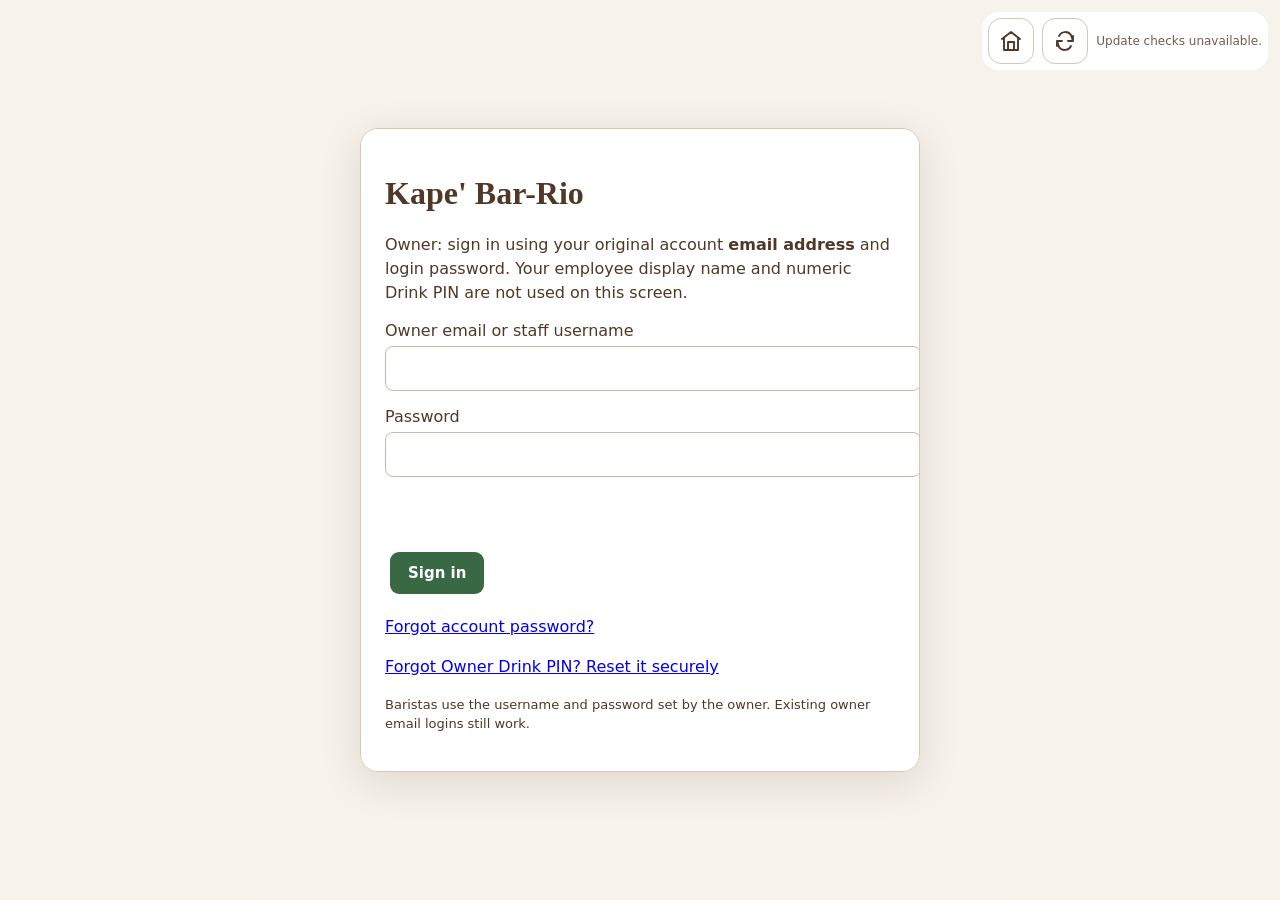
<file: index.html>
<!doctype html><html lang="en"><head><meta charset="utf-8"><meta name="viewport" content="width=device-width,initial-scale=1"><meta name="kbr-customer-accounts-build" content="2026-11-09-customer-tiles-v2"><title>Kape' Bar-Rio Manager</title><link rel="manifest" href="manifest.json"><link rel="stylesheet" href="sync.css"><link rel="stylesheet" href="manager-tabs.css?v=tiles-on-demand-v19"><link rel="stylesheet" href="supply-orders.css"><link rel="stylesheet" href="page-tools.css"><link rel="stylesheet" href="customer-accounts.css?v=compact-names-v4">
<style id="manager-subtabs-style">
.manager-subtabs{display:flex;gap:8px;flex-wrap:wrap;margin:12px 0 18px;padding:6px;background:#f4ede3;border:1px solid #decdb9;border-radius:14px}
.manager-subtab{border:0;border-radius:10px;padding:10px 14px;background:transparent;color:#5b3824;font-weight:700;cursor:pointer}
.manager-subtab.active,.manager-subtab[aria-selected="true"]{background:#5b3824;color:#fff}
.manager-subpanel[hidden]{display:none!important}
@media(max-width:700px){.manager-subtabs{display:grid;grid-template-columns:1fr}.manager-subtab{width:100%;text-align:left}}

.schedule-location-section{margin:18px 0 26px;padding:12px;background:#fffaf4;border:2px solid #d7c0a4;border-radius:18px;overflow-x:auto}
.schedule-location-section[data-location="bazaar"]{background:#f1f8f2;border-color:#a8cbae}
.schedule-location-heading{margin:2px 4px 14px;padding:8px 12px;border-radius:10px;background:#68482f;color:white;font-weight:850}
.schedule-location-section[data-location="bazaar"] .schedule-location-heading{background:#30694a}
.schedule-location-section .schedule-table{min-width:900px}
.schedule-export-location{margin:18px 0 26px}
.schedule-export-location h3{margin:0 0 12px;font-size:20px;font-weight:850;color:#503827}

/* Owner-only employee numeric PIN: keep mobile keyboard hidden, large accessible keypad. */
.employee-pin-form{display:grid;gap:12px;margin-top:16px}
.employee-pin-form label{display:grid;gap:6px;font-weight:650}
.employee-pin-form input{width:100%;min-height:55px;padding:10px 14px;border-radius:12px;border:2px solid #cdb9a6;font-size:22px;letter-spacing:5px;background:white;color:#503827;cursor:pointer}
.employee-pin-form input.pin-focused{border-color:#38704b;box-shadow:0 0 0 3px #38704b25}
.employee-pin-pad{display:grid;grid-template-columns:repeat(3,minmax(0,1fr));gap:8px}
.cloud-box .employee-pin-pad button{min-height:55px;padding:8px;margin:0;background:#6b4328;color:white;border:1px solid #704c35;border-radius:12px;font:700 23px system-ui}
.cloud-box .employee-pin-pad button:disabled{opacity:.55}
.cloud-box .employee-pin-form .employee-pin-save{min-height:54px;background:#386a49;color:white;border:0;border-radius:12px;font-weight:750}
.cloud-box .employee-pin-form .employee-pin-reset{background:transparent;color:#765a45;border:1px solid #cbb59d;font-size:13px}
.employee-pin-form [data-lock-error]{color:#9f2828;font-size:13px;min-height:1em;margin:0}

.employee-photo{display:inline-flex;width:112px;height:112px;overflow:hidden;align-items:center;justify-content:center;border:3px solid #a17a58;border-radius:50%;background:#e7d4bd;color:#654529;flex:none;vertical-align:middle}
.employee-photo img{width:100%;height:100%;object-fit:cover;display:block}
.employee-photo-initials{font-size:32px;font-weight:800;line-height:1}
.employee-photo-tile{width:68px;height:68px;margin:0 0 8px;border-width:2px}
.employee-photo-tile .employee-photo-initials{font-size:22px}
.employee-photo-editor{display:flex;gap:16px;flex-wrap:wrap;align-items:center;margin:0 0 18px;padding:15px;border:1px solid #d8c2ad;border-radius:16px;background:#fff7ed}
.employee-photo-preview{flex:none}
.employee-photo-editor-actions{flex:1;min-width:190px;display:grid;gap:7px}
.employee-photo-editor-actions small{color:#756352}
.employee-photo-upload{display:inline-flex!important;justify-content:center;align-items:center;background:#65452f!important;color:#fff!important;border:1px solid #4e3121;border-radius:10px;cursor:pointer;min-height:43px;padding:10px 14px;margin:0!important;font-weight:700}
.employee-photo-upload.busy{opacity:.55;pointer-events:none}
.employee-photo-editor .employee-photo-remove{background:#fff;border:1px solid #cbb6a3;border-radius:10px;min-height:40px;padding:8px 12px;color:#734a38}
.employee-photo-status{font-size:13px;min-height:18px;margin:0!important;color:#78543c}

/* Interactive circular crop for employee photos. */
.employee-photo-adjust{background:#f4e9db;border:1px solid #a17a58;border-radius:10px;padding:10px 14px;min-height:42px;color:#553826;font-weight:700;cursor:pointer}
.employee-photo-adjust:disabled{opacity:.45}
.employee-crop-overlay{position:fixed;inset:0;z-index:12000;background:rgba(33,22,15,.78);display:flex;align-items:center;justify-content:center;padding:14px;overflow-y:auto}
.employee-crop-panel{width:min(450px,100%);max-height:calc(100dvh - 28px);overflow-y:auto;border-radius:22px;background:#fffaf4;color:#503827;padding:20px;box-shadow:0 20px 70px #1b120c80;display:grid;gap:12px}
.employee-crop-heading{display:flex;align-items:center;justify-content:space-between;gap:12px}
.employee-crop-heading strong{font-size:22px}
.employee-crop-heading button{border:1px solid #b9a088;border-radius:9px;padding:5px 12px;font-size:22px}
.employee-crop-panel p{margin:0;color:#806b59;font-size:13px}
.employee-crop-stage{display:flex;justify-content:center;align-items:center;padding:10px;border-radius:16px;background:#e4d6c4}
.employee-crop-stage canvas{display:block;width:min(320px,100%);height:auto;aspect-ratio:1;border-radius:50%;border:4px solid #fff;background:#eee0cc;touch-action:none;cursor:grab;user-select:none;box-shadow:0 4px 20px #50382740}
.employee-crop-stage canvas:active{cursor:grabbing}
.employee-crop-zoom{display:grid;gap:6px;font-weight:700;font-size:13px}
.employee-crop-zoom input{width:100%;accent-color:#386944;cursor:pointer}
.employee-crop-tools{display:grid;grid-template-columns:58px 1fr 58px;gap:9px}
.employee-crop-tools button{min-height:43px;border-radius:11px;border:1px solid #bca58e;background:#f6eadd;font-size:19px;font-weight:700}
.employee-crop-tools button[data-crop-center]{font-size:14px}
.employee-crop-actions{display:grid;grid-template-columns:1fr 1.6fr;gap:10px}
.employee-crop-actions button{min-height:48px;border-radius:11px;border:1px solid #baaa97;font-weight:750;font-size:14px}
.employee-crop-actions [data-crop-save]{background:#386944;color:white;border-color:#386944}
.employee-crop-feedback{color:#9e2a2a!important;min-height:18px}
@media(max-width:430px){.employee-crop-panel{padding:13px;gap:9px}.employee-crop-heading strong{font-size:19px}.employee-crop-stage canvas{width:min(270px,100%)}}
</style>

<style id="promo-control-style">
.promo-control-card{margin:14px 0 18px;padding:16px;border:1px solid #decdb9;border-radius:16px;background:#fffaf3}
.promo-control-card h3{margin:0 0 5px;color:#5b3824}
.promo-control-card p{margin:4px 0 12px;color:#756456}
.promo-control-grid{display:grid;grid-template-columns:minmax(160px,.8fr) minmax(180px,1fr) auto;gap:12px;align-items:end}
.promo-control-grid label{font-weight:700;color:#5b3824}
.promo-control-grid select{display:block;width:100%;margin-top:6px;min-height:44px;border:1px solid #d9c7b5;border-radius:10px;background:#fff;padding:8px 10px;font:inherit}
.promo-toggle-label{display:flex;align-items:center;gap:8px;min-height:44px}
.promo-toggle-label input{width:22px;height:22px}
.promo-control-status{font-weight:800!important;margin-bottom:0!important}
.promo-control-status.on{color:#2f6f3a!important}.promo-control-status.off{color:#9a6115!important}.promo-control-status.error{color:#a52d2d!important}
@media(max-width:760px){.promo-control-grid{grid-template-columns:1fr}.promo-control-grid button{width:100%}}
</style>

<style id="add-inventory-item-style">
.add-inventory-card{margin:12px 0 18px;padding:16px;border:1px solid #decdb9;border-radius:16px;background:#fffaf3}
.add-inventory-card[hidden]{display:none!important}
.add-inventory-head{display:flex;align-items:flex-start;justify-content:space-between;gap:12px}
.add-inventory-head h3{margin:0 0 4px;color:#5b3824}
.add-inventory-head p{margin:0;color:#756456}
.add-inventory-grid{display:grid;grid-template-columns:minmax(220px,1.5fr) minmax(200px,1fr) minmax(120px,.6fr) auto;gap:10px;align-items:end;margin-top:14px}
.add-inventory-grid label{font-weight:700;color:#5b3824}
.add-inventory-grid input,.add-inventory-grid select{display:block;width:100%;margin-top:6px;min-height:44px;border:1px solid #d9c7b5;border-radius:10px;background:#fff;padding:8px 10px;font:inherit;box-sizing:border-box}
.add-inventory-status{margin:10px 0 0;font-weight:800}
.add-inventory-status.ok{color:#2f6f3a}.add-inventory-status.error{color:#a52d2d}
@media(max-width:900px){.add-inventory-grid{grid-template-columns:1fr 1fr}.add-inventory-grid button{width:100%}}
@media(max-width:600px){.add-inventory-grid{grid-template-columns:1fr}.add-inventory-head{display:block}.add-inventory-head button{margin-top:10px}}
</style>
<style id="kbr-price-management-style">
.kbr-price-tools{display:grid;grid-template-columns:minmax(160px,2fr) minmax(140px,1fr) auto;gap:10px;align-items:center;margin:14px 0}
.kbr-price-tools input,.kbr-price-tools select,.kbr-price-form input{width:100%;min-height:44px;border:1px solid #d5c3af;border-radius:10px;background:#fff;padding:9px 10px;box-sizing:border-box;font:inherit}
.kbr-price-tools button,.kbr-price-form button{min-height:44px;border:0;border-radius:10px;padding:10px 16px;background:#65432d;color:white;font-weight:800;cursor:pointer}
.kbr-price-tools button:disabled,.kbr-price-form button:disabled{opacity:.55;cursor:wait}
.kbr-price-list{display:grid;gap:13px}
.kbr-price-card{padding:15px;border:1px solid #dfcdbb;border-radius:16px;background:#fffaf5}
.kbr-price-heading{display:flex;justify-content:space-between;gap:10px;align-items:center;margin-bottom:8px}.kbr-price-heading strong{font-size:17px;color:#4c301f}.kbr-price-heading small{display:block;margin-top:3px;color:#796554}
.kbr-price-availability{font-size:11px;line-height:1.4;background:#efebe4;padding:5px 8px;border-radius:16px}
.kbr-price-row{display:grid;grid-template-columns:minmax(140px,1fr) minmax(210px,1fr);gap:12px;align-items:center;padding:10px 0;border-top:1px solid #ebded1}
.kbr-price-detail b,.kbr-price-detail small{display:block}.kbr-price-detail small{color:#786250;font-size:12px;margin-top:4px}
.kbr-product-availability{border-radius:10px;border:1px solid #3d814b;background:#e2f3e3;color:#285a35;padding:9px 12px;white-space:nowrap;font-weight:700;cursor:pointer}
.kbr-product-availability.unavailable{background:#fae8e8;color:#96332d;border-color:#b3514a}
.kbr-size-availability{display:flex;align-items:center;gap:7px;white-space:nowrap;font-size:12px;font-weight:750;cursor:pointer}
.kbr-size-availability input{width:18px;height:18px;accent-color:#246940}
.kbr-price-row{grid-template-columns:minmax(120px,1fr) minmax(190px,1fr) minmax(95px,auto)}
.kbr-price-form{display:grid;grid-template-columns:minmax(75px,1fr) auto;gap:7px;align-items:center}.kbr-price-preview{grid-column:1/-1;color:#386944;font-weight:700;font-size:11px}
#priceStatus{font-weight:700;color:#316a42}#priceStatus.error{color:#b33232}.kbr-price-version{font-size:12px;color:#786250}
@media(max-width:650px){.kbr-price-tools{grid-template-columns:1fr}.kbr-price-row{grid-template-columns:1fr}.kbr-price-card{padding:12px}}
</style>
<style id="kbr-payment-style">
#panel-settings .kbr-payment-card{border:1px solid #d8c6b3;background:#fffaf4;border-radius:14px;padding:15px;margin:12px 0}
#panel-settings .kbr-payment-fields{display:grid;grid-template-columns:repeat(2,minmax(0,1fr));gap:12px}
#panel-settings .kbr-payment-fields label{display:grid;gap:5px;font-size:13px;font-weight:700}
#panel-settings .kbr-payment-fields input,#panel-settings .kbr-payment-fields select{width:100%;box-sizing:border-box;min-height:44px;padding:10px;border:1px solid #cdb7a3;border-radius:9px}
#panel-settings .kbr-payment-switches{display:flex;gap:18px;flex-wrap:wrap;margin:12px 0}
#panel-settings .kbr-payment-switches label{display:flex;gap:7px;align-items:center}
#panel-settings .kbr-payment-card button{background:#68442f;color:white;padding:10px 15px;border-radius:9px;border:0}
@media(max-width:650px){#panel-settings .kbr-payment-fields{grid-template-columns:1fr}}
</style><style id="kbr-price-catalog-v2">
.kbr-price-subtabs{display:flex;gap:9px;flex-wrap:wrap;margin:18px 0}
.kbr-price-subtabs button{border:1px solid #d5bea8;padding:12px 17px;background:#fff;color:#64422f;border-radius:12px;font-weight:800;cursor:pointer}
.kbr-price-subtabs button[aria-selected="true"]{background:#62402e;color:#fff}
#pricePromosTab[hidden],#priceProductsTab[hidden]{display:none!important}
#priceList.kbr-price-list{display:grid;grid-template-columns:repeat(auto-fill,minmax(190px,1fr));gap:13px;align-items:start}
#priceList .kbr-price-card{padding:0;border:1px solid #e0cbb7;border-radius:16px;overflow:hidden;margin:0;background:#fffcf8;min-width:0}
#priceList .kbr-price-tile-trigger{border:0;background:transparent;color:#4c321e;width:100%;text-align:left;padding:12px;display:grid;grid-template-columns:64px minmax(0,1fr) 14px;align-items:center;gap:10px;cursor:pointer;min-height:94px}
#priceList .kbr-product-thumb{width:64px;height:64px;object-fit:cover;border-radius:10px;background:#eee1d3}
#priceList .kbr-price-tile-info{display:grid;gap:4px;min-width:0}
#priceList .kbr-price-tile-info strong{font-size:14px;line-height:1.25;overflow-wrap:anywhere}
#priceList .kbr-price-tile-info small,#priceList .kbr-price-tile-info span{font-size:12px;color:#826957}
#priceList .kbr-price-tile-arrow{font-weight:800;font-size:18px}
#priceList .kbr-price-card.expanded{grid-column:1/-1;padding:8px 13px 14px}
#priceList .kbr-price-card.expanded .kbr-price-tile-trigger{min-height:70px}
#priceList .kbr-price-card.expanded .kbr-price-heading{margin-top:8px}
@media(min-width:1000px){#priceList.kbr-price-list{grid-template-columns:repeat(4,minmax(0,1fr))}}
@media(max-width:520px){#priceList.kbr-price-list{grid-template-columns:repeat(2,minmax(0,1fr));gap:8px}#priceList .kbr-price-tile-trigger{grid-template-columns:48px minmax(0,1fr);padding:8px;gap:6px}#priceList .kbr-product-thumb{height:48px;width:48px}#priceList .kbr-price-tile-arrow{display:none}}
</style><style id="kbr-qr-settings-style">
#panel-settings .kbr-payment-qr-editor{margin:14px 0;padding:14px;background:#f8efe4;border:1px solid #e4cdb8;border-radius:12px;display:grid;gap:10px}
#panel-settings .kbr-payment-qr-preview{height:185px;max-width:190px;object-fit:contain;background:white;border:1px solid #e2cbb7;border-radius:11px;padding:5px}
#panel-settings .kbr-payment-qr-preview[hidden]{display:none!important}
#panel-settings .kbr-payment-qr-actions{display:flex;align-items:center;gap:8px;flex-wrap:wrap}
#panel-settings .kbr-payment-qr-actions input{min-width:160px;max-width:280px}
#panel-settings .kbr-add-payment-qr{display:grid;gap:7px}
</style><style id="kbr-shop-hours-style">
#kbrShopHours{background:#fffaf5;border:1px solid #d8baa0;border-radius:16px;padding:17px;margin:18px 0}
#kbrShopHours .kbr-shop-head,#kbrShopHours .kbr-shop-split,#kbrShopHours .kbr-shop-footer{display:flex;align-items:center;justify-content:space-between;gap:12px;flex-wrap:wrap}
#kbrShopHours .kbr-shop-card{margin:12px 0;padding:15px;border-radius:13px;border:1px solid #e5d2c0;background:white}
#kbrShopHours h3,#kbrShopHours h4{margin:0 0 10px}#kbrShopHours p,#kbrShopHours small{color:#806652}
#kbrShopHours label{display:grid;gap:5px;font-weight:700;font-size:13px}
#kbrShopHours input:not([type=checkbox]),#kbrShopHours select{width:100%;min-width:0;max-width:100%;border:1px solid #ceb9a5;border-radius:9px;padding:10px;min-height:42px;background:#fff;box-sizing:border-box}
#kbrShopHours input[type=checkbox]{width:19px;height:19px;accent-color:#356a48}
#kbrShopHours .kbr-shop-day{display:grid;grid-template-columns:minmax(95px,1fr) 130px 130px 96px;gap:10px;align-items:center;padding:8px 0;border-bottom:1px solid #e9e0d7}
#kbrShopHours .kbr-shop-checkbox{display:flex;align-items:center;flex-direction:row;gap:7px}
#kbrShopHours .kbr-shop-switch{display:flex;align-items:center;justify-content:space-between;gap:16px;border-bottom:1px solid #eee0d2;padding:10px 0}
#kbrShopHours .kbr-shop-switch span{display:grid;gap:4px}#kbrShopHours .kbr-shop-switch small{font-weight:400}
#kbrShopHours .kbr-shop-grid{display:grid;grid-template-columns:repeat(2,minmax(0,1fr));gap:12px}
#kbrShopHours .kbr-shop-special{display:grid;grid-template-columns:155px minmax(150px,1fr) 90px 115px 115px auto;gap:7px;margin:10px 0;align-items:center}
#kbrShopHours #shopHoursStatus.error{color:#a12e2e;font-weight:800}
#kbrShopHours #shopHoursSave{background:#60412e;color:white;font-weight:800}
#kbrShopHours #shopHoursHistory pre{overflow-x:auto;white-space:pre-wrap;background:#f5eee6;padding:10px;border-radius:8px}
#kbrShopHours [hidden]{display:none!important}
@media(max-width:750px){#kbrShopHours .kbr-shop-day{grid-template-columns:1fr 1fr}#kbrShopHours .kbr-shop-day strong{grid-column:1/-1}#kbrShopHours .kbr-shop-grid{grid-template-columns:1fr}#kbrShopHours .kbr-shop-special{grid-template-columns:1fr 1fr}}
</style><style id="kbr-settings-tiles-style">
#panel-settings .kbr-settings-tabs{display:flex;gap:8px;flex-wrap:wrap;margin:14px 0 18px;padding:6px;background:#f2e7da;border-radius:14px}
#panel-settings .kbr-settings-tabs button{flex:1;min-width:130px;border:0;border-radius:10px;background:transparent;color:#60412e;padding:13px 16px;font-weight:800;cursor:pointer}
#panel-settings .kbr-settings-tabs button[aria-selected="true"]{background:#60412e;color:#fff}
#panel-settings .kbr-settings-tiles{display:grid;grid-template-columns:repeat(auto-fit,minmax(170px,1fr));gap:14px;margin:16px 0}
#panel-settings .kbr-settings-tile{border:2px solid #e0c9b5;border-radius:17px;background:#fffaf5;color:#60412e;padding:22px 14px;min-height:132px;display:flex;flex-direction:column;align-items:center;justify-content:center;gap:9px;cursor:pointer;text-align:center;transition:background .15s,border-color .15s}
#panel-settings .kbr-settings-tile:hover,#panel-settings .kbr-settings-tile[aria-pressed="true"]{background:#f2e4d5;border-color:#875a37}
#panel-settings .kbr-settings-tile .tile-emoji{font-size:32px}
#panel-settings .kbr-settings-tile strong{font-size:15px}
#panel-settings .kbr-settings-tile small{font-size:12px;color:#806652}
#panel-settings .kbr-settings-detail{margin:12px 0;padding:16px;border:1px solid #dcc5b0;border-radius:15px;background:#fffdfa}
#panel-settings [hidden]{display:none!important}
@media(max-width:520px){#panel-settings .kbr-settings-tiles{grid-template-columns:repeat(2,minmax(0,1fr))}#panel-settings .kbr-settings-tile{min-height:110px;padding:15px 9px}}
</style><style>
.schedule-location-tabs{display:flex;gap:9px;flex-wrap:wrap;margin:16px 0 10px}
.schedule-location-tabs button{border:2px solid #bea88e;border-radius:12px;padding:12px 18px;font-weight:800;background:#f9f1e6;color:#65442f;cursor:pointer}
.schedule-location-tabs button.active{background:#68482f;color:#fff;border-color:#68482f}
#scheduleLocationHeading{margin:12px 0}
@media(max-width:560px){.schedule-location-tabs{display:grid;grid-template-columns:1fr 1fr}.schedule-location-tabs button{padding:10px 5px;font-size:13px}}
</style><meta name="kbr-release" content="20261121-cash-advance-remove-audit-v12"></head><body><main><header class="manager-header"><h1>Kape’ Bar-Rio · Manager</h1><div class="manager-tools"><button onclick="KBRCloud.logout()">Sign out</button></div></header><p id="status" role="status">Checking manager access…</p><div id="managerContent" hidden><nav class="manager-tabs manager-tile-dashboard" aria-label="Manager sections"><button id="tab-employees" type="button" class="manager-dashboard-tile" data-manager-tab="employees" aria-controls="panel-employees" aria-expanded="false"><span class="manager-dashboard-icon" aria-hidden="true">👥</span><strong>Employees</strong><small>Staff profiles, schedules and attendance</small><span class="manager-dashboard-chevron" aria-hidden="true">⌄</span></button><button id="tab-customers" type="button" class="manager-dashboard-tile" data-manager-tab="customers" aria-controls="panel-customers" aria-expanded="false"><span class="manager-dashboard-icon" aria-hidden="true">☕</span><strong>Customer Accounts</strong><small>Customers and loyalty</small><span class="manager-dashboard-chevron" aria-hidden="true">⌄</span></button><button id="tab-prices" type="button" class="manager-dashboard-tile" data-manager-tab="prices" aria-controls="panel-prices" aria-expanded="false"><span class="manager-dashboard-icon" aria-hidden="true">🏷️</span><strong>Price Management</strong><small>Menu prices and availability</small><span class="manager-dashboard-chevron" aria-hidden="true">⌄</span></button><button id="tab-settings" type="button" class="manager-dashboard-tile" data-manager-tab="settings" aria-controls="panel-settings" aria-expanded="false"><span class="manager-dashboard-icon" aria-hidden="true">⚙️</span><strong>Settings</strong><small>Shop and payments</small><span class="manager-dashboard-chevron" aria-hidden="true">⌄</span></button><button id="tab-inventory" type="button" class="manager-dashboard-tile" data-manager-tab="inventory" aria-controls="panel-inventory" aria-expanded="false"><span class="manager-dashboard-icon" aria-hidden="true">📦</span><strong>Inventory &amp; Supply</strong><small>Stock and supply orders</small><span class="manager-dashboard-chevron" aria-hidden="true">⌄</span></button><button id="tab-sales" type="button" class="manager-dashboard-tile" data-manager-tab="sales" aria-controls="panel-sales" aria-expanded="false"><span class="manager-dashboard-icon" aria-hidden="true">📊</span><strong>Sales Analysis</strong><small>Reports and cancellations</small><span class="manager-dashboard-chevron" aria-hidden="true">⌄</span></button><button id="tab-backup" type="button" class="manager-dashboard-tile" data-manager-tab="backup" aria-controls="panel-backup" aria-expanded="false"><span class="manager-dashboard-icon" aria-hidden="true">🗂️</span><strong>Back Up</strong><small>Download data copies</small><span class="manager-dashboard-chevron" aria-hidden="true">⌄</span></button></nav><p id="managerDashboardHint" class="manager-dashboard-hint">Choose a tile to open a section.</p><section class="manager-panel" id="panel-employees" role="tabpanel" aria-labelledby="tab-employees" hidden>
<h2>Employees</h2>
<nav class="manager-subtabs" role="tablist" aria-label="Employee sections">
<button type="button" class="manager-subtab active" data-employee-subtab="info" aria-selected="true">Employee Information</button>
<button type="button" class="manager-subtab" data-employee-subtab="attendance" aria-selected="false">Attendance</button>
<button type="button" class="manager-subtab" data-employee-subtab="schedule" aria-selected="false">Schedule Builder</button><button type="button" class="manager-subtab" data-employee-subtab="cash-advance" aria-selected="false">Cash Advance</button>
</nav>
<div class="manager-subpanel" data-employee-panel="info"><button onclick="KBRStaffManager.edit()">Add employee</button><button type="button" onclick="KBREmployeeGate.change()">Change Employee PIN</button><div id="staffProfiles" class="grid" style="margin-top:18px"></div></div>
<div class="manager-subpanel" data-employee-panel="attendance" id="panel-attendance" hidden><div class="workforce-tools"><button id="attendancePrev">‹ Previous week</button><strong id="attendanceWeekLabel"></strong><button id="attendanceNext">Next week ›</button><button id="attendanceToday">Current week</button><button id="refreshAttendance">Refresh recorded hours</button></div><div id="attendanceRows" class="workforce-scroll"></div><details><summary>Correction history</summary><div id="attendanceAudit"></div></details></div>
<div class="manager-subpanel" data-employee-panel="cash-advance" hidden><p id="caStatus" role="status"></p><div id="caHost"></div></div><div class="manager-subpanel" data-employee-panel="schedule" id="panel-schedule" hidden><div class="workforce-tools"><label>Monday<input type="date" id="weekMonday"></label><span id="weekEnd"></span><button id="saveSchedule" disabled>Save week</button><button id="duplicateNextWeek" disabled>Duplicate to Next Week</button><button id="finalizeSchedule" disabled>Finalize / Screenshot</button><button id="refreshSchedule">Refresh</button></div><p id="scheduleStatus" role="status"></p><div id="scheduleGrid" class="workforce-scroll"></div><h2>Schedule view</h2><div id="scheduleTimelinePreview" class="workforce-scroll coverage-preview"></div><h2>Weekly hours</h2><div id="weeklyHours" class="workforce-scroll"></div><p id="hoursHint"></p></div>
</section><section class="manager-panel" id="panel-customers" role="tabpanel" aria-labelledby="tab-customers" hidden>
<h2>Customer Accounts</h2>
<p>Select a customer name tile to view their details, edit contact information, or reset a KBR phone-login password. Google-only accounts must reset their Google password through Google.</p>
<div class="customer-account-tools">
  <input id="customerAccountSearch" type="search" placeholder="Search name, phone or email…" autocomplete="off">
  <button id="refreshCustomerAccounts" type="button">Refresh</button>
</div>
<p id="customerAccountsStatus" class="customer-account-status" role="status">Open this tab to load customer accounts.</p>
<div id="customerAccountsList" class="customer-accounts-list"></div>
</section><section class="manager-panel" id="panel-prices" role="tabpanel" aria-labelledby="tab-prices" hidden>
<h2>Price Management</h2>
<p>Set selling prices and switch availability for the whole product or individual sizes. For names, pictures, categories, or renaming sizes, use <a href="recipe.html" data-kbr-recipe-details target="_blank" rel="noopener">Recipe &amp; Costing → Menu Details</a>. Changes sync to Ordering, Online Ordering and Rewards for new orders.</p>
<nav class="kbr-price-subtabs" role="tablist" aria-label="Price and promotion settings">
<button type="button" data-price-subtab="products" aria-selected="true">Products & Prices</button>
<button type="button" data-price-subtab="promos" aria-selected="false">Promos</button>
</nav><div id="priceProductsTab"><div class="kbr-price-tools"><input id="priceSearch" type="search" placeholder="Search drink, food or category…" aria-label="Search prices">
<select id="priceCategory" aria-label="Choose menu category"><option value="">All categories</option></select>
<button id="refreshPrices" type="button">Refresh prices</button></div>
<p id="priceStatus" role="status" aria-live="polite">Open this section to load shared prices.</p>
<p id="priceRevision" class="kbr-price-version"></p>
<div id="priceList" class="kbr-price-list"></div><details class="panel" style="margin-top:18px"><summary><strong>Recent Price Changes · Employee Audit</strong></summary><div id="managerPriceHistory" role="region" aria-label="Price change history">Loading…</div></details></div><div id="pricePromosTab" hidden><h3>Promo Settings</h3><p>Manage in-store promo discounts without editing the app.</p><div class="promo-control-card">
  <div>
    <h3>Promo Discount Control</h3>
    <p>Control the special promo discount shown on each drink in the Barista page.</p>
  </div>
  <div class="promo-control-grid">
    <label class="promo-toggle-label"><input type="checkbox" id="promoDiscountEnabled"> <span>Promo enabled</span></label>
    <label>Discount
      <select id="promoDiscountPercent">
        <option value="100">100% · Free drink</option>
        <option value="50">50% off</option>
      </select>
    </label>
    <button type="button" id="savePromoDiscount">Save promo setting</button>
  </div>
  <p id="promoDiscountStatus" class="promo-control-status" role="status">Loading promo setting…</p>
</div></div>
</section><section class="manager-panel" id="panel-settings" role="tabpanel" aria-labelledby="tab-settings" hidden>
<h2>Settings</h2>
<nav class="kbr-settings-tabs" role="tablist" aria-label="Settings categories">
<button type="button" role="tab" data-settings-tab="shop" aria-controls="kbrSettingsShop" aria-selected="true">Shop Settings</button>
<button type="button" role="tab" data-settings-tab="payments" aria-controls="kbrSettingsPayments" aria-selected="false">Payment Settings</button>
</nav>
<section id="kbrSettingsShop" role="tabpanel" aria-label="Shop Settings">
<section id="kbrShopHours" class="kbr-shop-hours" aria-label="Shop & operating hours"></section>
</section>
<section id="kbrSettingsPayments" role="tabpanel" aria-label="Payment Settings" hidden>
<h3>Payment Settings</h3>
<div id="kbrPaymentTiles" class="kbr-settings-tiles" role="group" aria-label="Select a payment method"></div>
<div id="kbrPaymentDetails" hidden>
<p>Add payment methods and update account details here. Online Ordering uses the shared list. Cash remains available as a fallback; digital payments require your staff to verify receipt.</p>
<button id="kbrPaymentRefresh" type="button">Refresh payment settings</button>
<p id="kbrPaymentStatus" role="status"></p>
<div id="kbrPaymentMethods"></div>
</div>
<div id="kbrPaymentAddDetails" hidden>
<form id="kbrAddPaymentForm" class="kbr-payment-card">
<h3>＋ Add Payment Method</h3>
<div class="kbr-payment-fields">
<label>Payment name<input name="label" required maxlength="48" placeholder="e.g. Maya or Bank Transfer"></label>
<label>Type<select name="type"><option value="digital">Digital / transfer</option></select></label>
<label>Receiving account / number<input name="account" maxlength="80" placeholder="Account number (optional)"></label>
<label>Payment instructions<input name="instructions" maxlength="300" placeholder="How customers should pay"></label>
</div><button type="submit">Add Payment Method</button></form>
</div>
</section>
</section><section class="manager-panel" id="panel-inventory" role="tabpanel" aria-labelledby="tab-inventory" hidden>
<h2>Inventory</h2><nav class="workforce-tools" role="tablist"><button data-inventory-view="current" role="tab" aria-selected="true">Current inventory</button><button data-inventory-view="orders" role="tab" aria-selected="false">Supply Orders</button><button data-inventory-view="predictions" role="tab" aria-selected="false">Replenishment predictions</button></nav><div id="inventoryCurrentView"><div style="display:flex;align-items:center;gap:12px;flex-wrap:wrap;margin:12px 0">
<button id="refreshInventoryComparison">Refresh</button>
<button id="inventoryBuildOrder">Order selected (<span id="inventoryOrderCount">0</span>)</button>
<button type="button" id="openAddInventoryItem">＋ Add Ingredient / Supply</button>
</div>
<div id="addInventoryItemPanel" class="add-inventory-card" hidden>
  <div class="add-inventory-head">
    <div><h3>Add Ingredient / Supply</h3><p>Create a new inventory item first, then it can be selected in Supply Orders.</p></div>
    <button type="button" id="closeAddInventoryItem" class="secondary">Close</button>
  </div>
  <div class="add-inventory-grid">
    <label>Item name
      <input id="newInventoryName" maxlength="100" placeholder="e.g. Cream Cup">
    </label>
    <label>Category
      <select id="newInventoryCategory">
        <option value="ice-creams">Ice Creams</option>
        <option value="syrups">Syrups</option>
        <option value="powders-coffee-beans">Powders and Coffee Beans</option>
        <option value="packaging">Packaging</option>
        <option value="carton-soda-cans-sinkers">Carton, Soda, Cans, Sinkers</option>
        <option value="food">Food</option>
        <option value="sanitation-miscellaneous">Sanitation and Miscellaneous</option>
      </select>
    </label>
    <label>Base unit
      <select id="newInventoryUnit">
        <option value="pcs">pcs</option>
        <option value="g">g</option>
        <option value="ml">ml</option>
      </select>
    </label>
    <button type="button" id="saveNewInventoryItem">Add to inventory</button>
  </div>
  <p id="addInventoryItemStatus" class="add-inventory-status" role="status"></p>
</div><div id="inventoryComparison">Connecting…</div>
<h2>Stock changes from orders</h2><p>Recent orders, ingredients used, and recorded deductions. Cancelled order movements remain in history and are labelled as restored.</p><div id="inventoryActivity">Connecting…</div></div><div id="inventorySupplyOrders" hidden><div id="managerSupplyOrders"></div></div><div id="inventoryPredictions" hidden></div>
</section><section class="manager-panel" id="panel-sales" role="tabpanel" aria-labelledby="tab-sales" hidden><h2>Sales Analysis</h2>
<details id="cancellationHistoryPanel" style="margin:16px 0;border:1px solid #d2bda8;border-radius:12px;padding:15px;background:#fffaf4">
 <summary style="cursor:pointer;font-weight:750">Cancelled Transactions · Owner Audit</summary>
 <p>Review who approved a cancellation, which signed-in account requested it, the reason, and inventory restoration.</p>
 <button type="button" id="refreshCancellationHistory">Refresh cancellation history</button>
 <p id="cancellationHistoryStatus" role="status">Open this section to load cancellations.</p>
 <div id="cancellationHistoryList"></div>
</details>
<p><a class="back" href="sales.html" target="_blank" rel="noopener">Open reports full screen</a></p><iframe class="manager-frame" id="salesFrame" title="Sales analysis and transactions"></iframe></section><section class="manager-panel" id="panel-backup" role="tabpanel" aria-labelledby="tab-backup" hidden><h2>Back Up</h2><p>Download the latest shared data as JSON files.</p><div class="embed-tools"><button data-backup="all">Download all shared data</button><button data-backup="inventory">Inventory</button><button data-backup="recipes">Recipes</button><button data-backup="menu">Menu</button><button data-backup="sales">Transactions and shifts</button><button data-backup="employees">Employee information</button></div><p id="sharedBackupStatus" class="backup-status" role="status"></p><h3>Previous device backup</h3><button id="backup">Download pre-sync backup</button><p id="backupStatus" role="status"></p></section></div><p id="denied" hidden>Owner access required. <a href="sync-login.html?next=index.html">Sign in as owner</a></p></main><script src="app-links.js?v=host-links-v26"></script><script src="sync-config.js"></script><script src="sync-core.js"></script><script src="sync-ui.js"></script><script src="employee-photos.js?v=circular-crop-v20"></script><script src="staff-manager.js?v=dual-position-v23"></script><script src="employee-information.js?v=operations-coordinator-v28"></script><script src="manager.js?v=host-links-v26"></script><script src="inventory-forecast-model.js"></script><script src="inventory-forecast.js"></script><script src="inventory-order-list.js"></script><script src="bag-rules.js"></script><script src="stock-baseline-model.js"></script><script src="manager-inventory.js?v=add-item-visible-20261104"></script><script src="manager-backup.js"></script><script src="workforce-model.js"></script><script src="schedule-view.js?v=combined-location-v2"></script><script src="workforce.js?v=manager-clock-pin-v29"></script><script src="cash-advance.js?v=remove-audit-v12"></script><script src="supply-orders.js"></script><script src="customer-accounts.js?v=compact-names-v4"></script><script src="price-management.js?v=assistant-audit-v14"></script><script src="payment-settings.js?v=remove-coin-summary-v2"></script><script src="shop-hours-settings.js?v=settings-tiles-v1"></script><script src="settings-layout.js?v=1"></script><script src="cancellation-history.js?v=head-barista-cancellations-v17"></script><script src="manager-tabs.js?v=tiles-on-demand-v19"></script><script src="page-tools.js?v=host-home-v26"></script><script src="promo-discount-control.js?v=2-price-tab"></script><script src="inventory-add-item.js?v=1"></script>
<script id="manager-subtabs-script">
(()=>{const buttons=[...document.querySelectorAll('[data-employee-subtab]')],panels=[...document.querySelectorAll('[data-employee-panel]')];
function showEmployeeTab(name){
if(name==='cash-advance')window.KBRCashAdvance?.open();
buttons.forEach(b=>{const on=b.dataset.employeeSubtab===name;b.classList.toggle('active',on);b.setAttribute('aria-selected',String(on));});
panels.forEach(p=>p.hidden=p.dataset.employeePanel!==name);
if(name==='attendance'||name==='schedule'){
  try{window.KBRWorkforce?.open?.()}catch(e){console.warn('Workforce init failed',e)}
}
if(name==='attendance'){
  setTimeout(()=>document.getElementById('refreshAttendance')?.click(),0);
}
if(name==='schedule'){
  setTimeout(()=>window.dispatchEvent(new Event('resize')),0);
}
}
buttons.forEach(b=>b.addEventListener('click',()=>showEmployeeTab(b.dataset.employeeSubtab)));
showEmployeeTab('info');
})();
</script>
<script id="kbrCrossHostRecipeLink">(()=>{for(const a of document.querySelectorAll('[data-kbr-recipe-details]')){const base=window.KBR_APP_LINKS?.recipeUrl;if(base)a.href=new URL('recipe.html',base).href}})();</script></body></html>
</file>
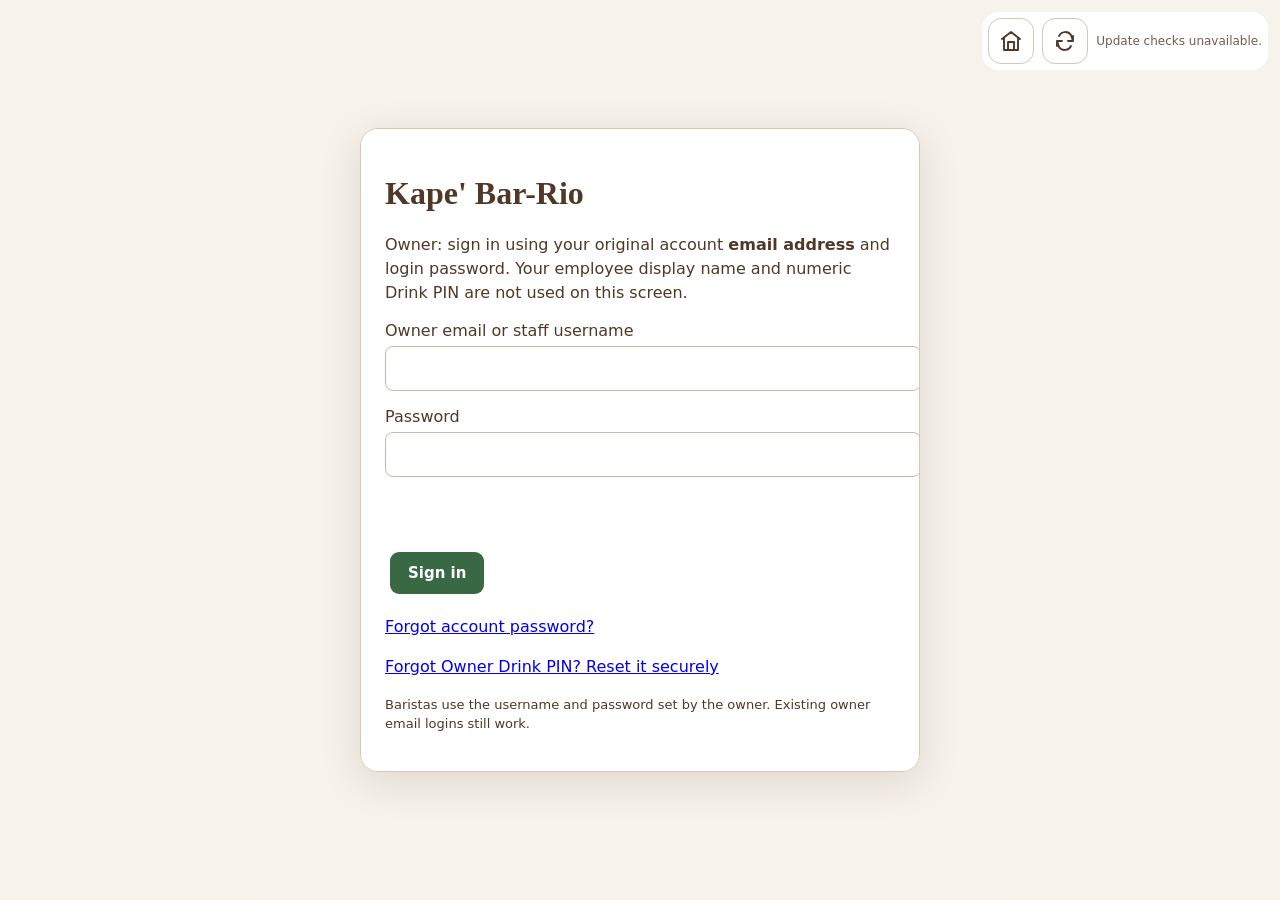
<file: add-mango-strawberry.html>
<!doctype html><html lang="en"><meta charset="utf-8"><meta name="viewport" content="width=device-width,initial-scale=1"><title>Add Mango Strawberry Smoothie</title><style>body{font:16px system-ui;background:#fbf7f0;color:#503827;max-width:900px;margin:auto;padding:20px}img{width:150px;float:right}table{width:100%;border-collapse:collapse}td,th{padding:8px;text-align:left;border-bottom:1px solid #ddc}select,input,button{font:inherit;padding:9px;max-width:100%;border:1px solid #cbb;border-radius:8px}input{width:130px}button{margin-top:20px;background:#503827;color:white}#status{white-space:pre-wrap}small{display:block}</style><h1>Mango Strawberry Smoothie</h1><img src="images/mango-strawberry-smoothie.png" alt="Layered mango strawberry smoothie with vanilla ice cream"><p>Frappe &amp; Smoothies · 16 oz only<br>Without ice cream: ₱119<br>With 40 ml vanilla ice cream: ₱129</p><p>Review ingredient links and stock conversion below. The conversion is inventory units per recipe unit. Water containers need their actual container volume. Existing stock links are reused when available.</p><p>Strawberry sauce is shown in the picture and procedure, but its quantity was not supplied and is not yet included in costing/deductions.</p><form id="setup"><div id="links">Connecting…</div><button id="install" disabled>Add drink and recipes to shared system</button></form><p id="status" role="status"></p><script src="sync-config.js"></script><script src="sync-core.js"></script><script src="add-mango-strawberry.js"></script></html>
</file>
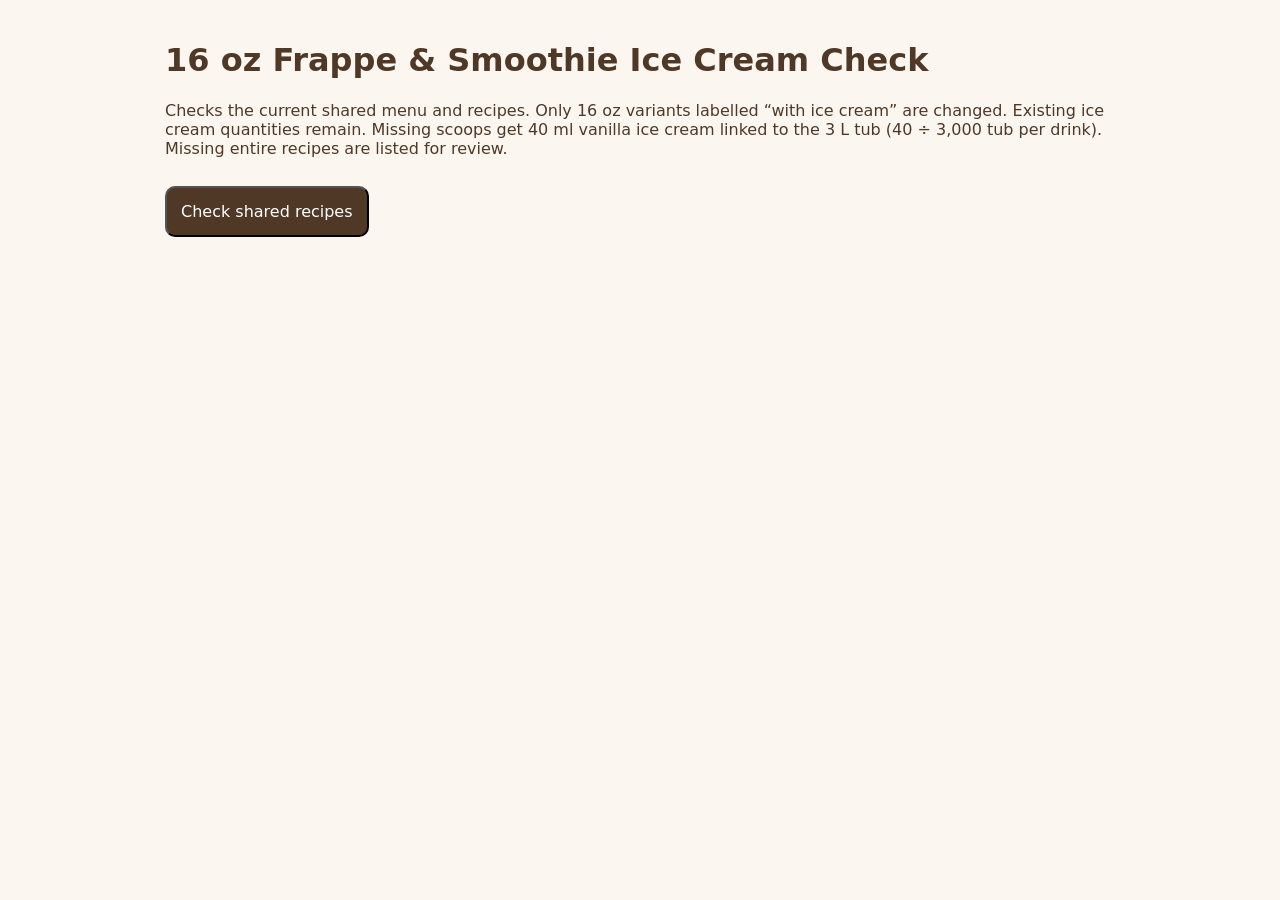
<file: check-frappe-ice-cream.html>
<!doctype html><html lang="en"><meta charset="utf-8"><meta name="viewport" content="width=device-width,initial-scale=1"><title>Check 16 oz ice cream recipes</title><style>body{font:16px system-ui;max-width:950px;margin:auto;padding:20px;background:#fbf7f0;color:#503827}table{width:100%;border-collapse:collapse}td,th{padding:10px;text-align:left;border-bottom:1px solid #ddc}button{padding:14px;font:inherit;border-radius:10px;background:#503827;color:white;margin:12px 0}#status{white-space:pre-wrap}</style><h1>16 oz Frappe &amp; Smoothie Ice Cream Check</h1><p>Checks the current shared menu and recipes. Only 16 oz variants labelled “with ice cream” are changed. Existing ice cream quantities remain. Missing scoops get 40 ml vanilla ice cream linked to the 3 L tub (40 ÷ 3,000 tub per drink). Missing entire recipes are listed for review.</p><button id="scan">Check shared recipes</button><div id="review"></div><button id="save" hidden>Add missing scoops</button><p id="status" role="status"></p><script src="sync-config.js"></script><script src="sync-core.js"></script><script src="check-frappe-ice-cream.js"></script></html>
</file>
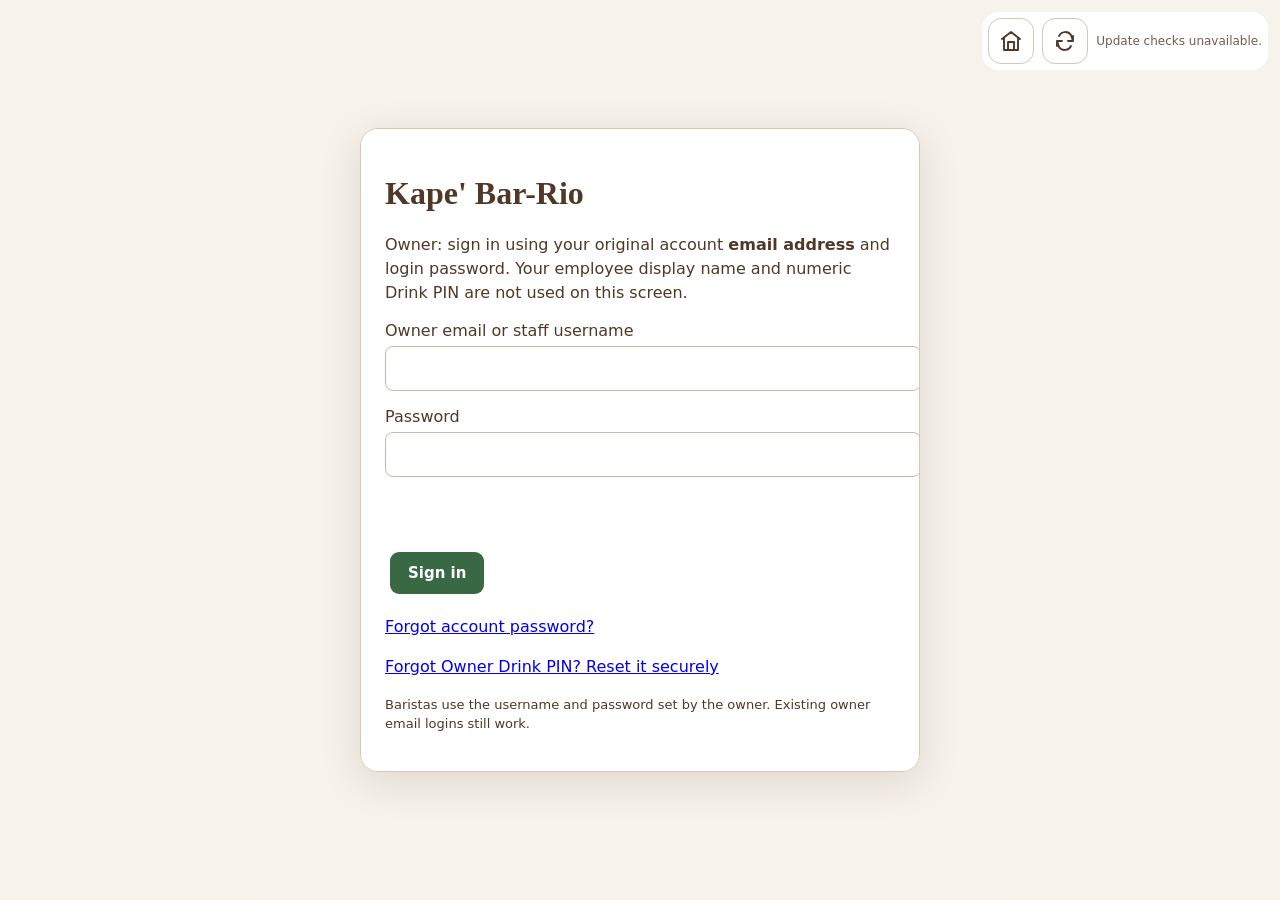
<file: menu.html>
<!doctype html><html lang="en"><head><meta charset="utf-8"><meta name="viewport" content="width=device-width,initial-scale=1"><title>Kape' Bar-Rio · Menu Manager</title><style>
*{box-sizing:border-box}body{margin:0;background:#f7f2eb;color:#503827;font:16px system-ui}header,main{max-width:1050px;margin:auto;padding:24px}header{display:flex;justify-content:space-between;align-items:center;gap:16px}h1{margin:0;font:700 30px Georgia}h2{font:700 24px Georgia}a{color:#503827}button,.button{border:1px solid #d7c6b5;border-radius:10px;padding:12px 16px;background:white;color:#503827;font:700 15px system-ui;cursor:pointer;display:inline-block}button.primary{background:#386944;color:white;border-color:#386944}.tools{display:flex;gap:10px;flex-wrap:wrap;margin:20px 0}input,select{font:inherit;border:1px solid #cbb9a6;border-radius:8px;padding:11px;width:100%;background:white}label{display:block;margin:14px 0 6px;font-weight:650}article{background:white;border:1px solid #e2d5c7;border-radius:14px;padding:18px;margin:12px 0;display:flex;justify-content:space-between;align-items:center;gap:16px}article h3{margin:0 0 5px}small{color:#786658}dialog{width:min(660px,95vw);border:0;border-radius:20px;padding:24px;max-height:90vh}dialog::backdrop{background:#24180ea8}.row{display:grid;grid-template-columns:1fr 1fr auto;gap:8px;margin:8px 0}.row button{color:#b12525}.check{display:flex;align-items:center;gap:8px}.check input{width:auto}.muted{color:#786658;line-height:1.5}#status{position:sticky;top:0;background:#edf6ea;padding:12px;border-radius:10px;display:none}#error{color:#b12525}img.preview{max-height:100px;max-width:160px;display:block;margin-top:10px}@media(max-width:550px){header,main{padding:16px}header{align-items:start}h1{font-size:24px}.row{grid-template-columns:1fr 95px auto}article{align-items:start}}
</style><link rel="stylesheet" href="sync.css"><link rel="stylesheet" href="page-tools.css"></head><body><header><div><h1>Menu Manager</h1><small>Kape' Bar-Rio</small></div></header><main><p class="muted">Edit your menu and prices here. Saved changes sync through Supabase and apply to new orders on every connected ordering device. Existing orders keep their original prices.</p><div id="status" role="status"></div><div class="tools"><button class="primary" id="add">+ Add menu item</button><button id="export">Export menu backup</button><label class="button" style="margin:0">Import menu backup<input id="import" type="file" accept="application/json,.json" hidden></label></div><p class="muted">Both apps use the same shared menu. Backups are for export and recovery.</p><input id="search" placeholder="Search item or category" aria-label="Search menu"><div id="list"></div></main>
<dialog id="editor"><form id="form"><h2 id="title">Add menu item</h2><label for="name">Item name</label><input id="name" required maxlength="100"><label for="category">Category</label><input id="category" required list="categories" maxlength="100"><datalist id="categories"></datalist><label for="availability">Availability</label><select id="availability"><option value="available">Available</option><option value="not-available">Not Available — show in menu, cannot order</option><option value="out-of-stock">Out of Stock — hide from ordering menu</option></select><label class="check"><input id="food" type="checkbox">Food item (no sweetness options)</label><label>Standard sizes and prices (₱)</label><div id="standard"></div><button type="button" id="addSize">+ Add size</button><label class="check"><input id="premiumEnabled" type="checkbox">Offer premium options</label><div id="premiumPanel" hidden><label>Premium sizes and prices (₱)</label><div id="premium"></div><button type="button" id="addPremium">+ Add premium size</button></div><label for="image">Photo URL or images/ path (optional)</label><input id="image" placeholder="images/my-drink.jpg"><label for="photo">Or upload a photo</label><input id="photo" type="file" accept="image/png,image/jpeg,image/webp"><img class="preview" id="preview" alt="Photo preview" hidden><p id="error" role="alert"></p><div class="tools"><button class="primary" type="submit">Save item</button><button id="cancel" type="button">Cancel</button></div></form></dialog><script src="app-links.js?v=host-links-v26"></script><script src="menu-defaults.js"></script><script src="menu-store.js"></script><script src="menu.js"></script><script src="sync-config.js"></script><script src="sync-core.js"></script><script src="sync-ui.js"></script><script src="menu-sync.js"></script><script src="page-tools.js?v=host-home-v26"></script></body></html>
</file>
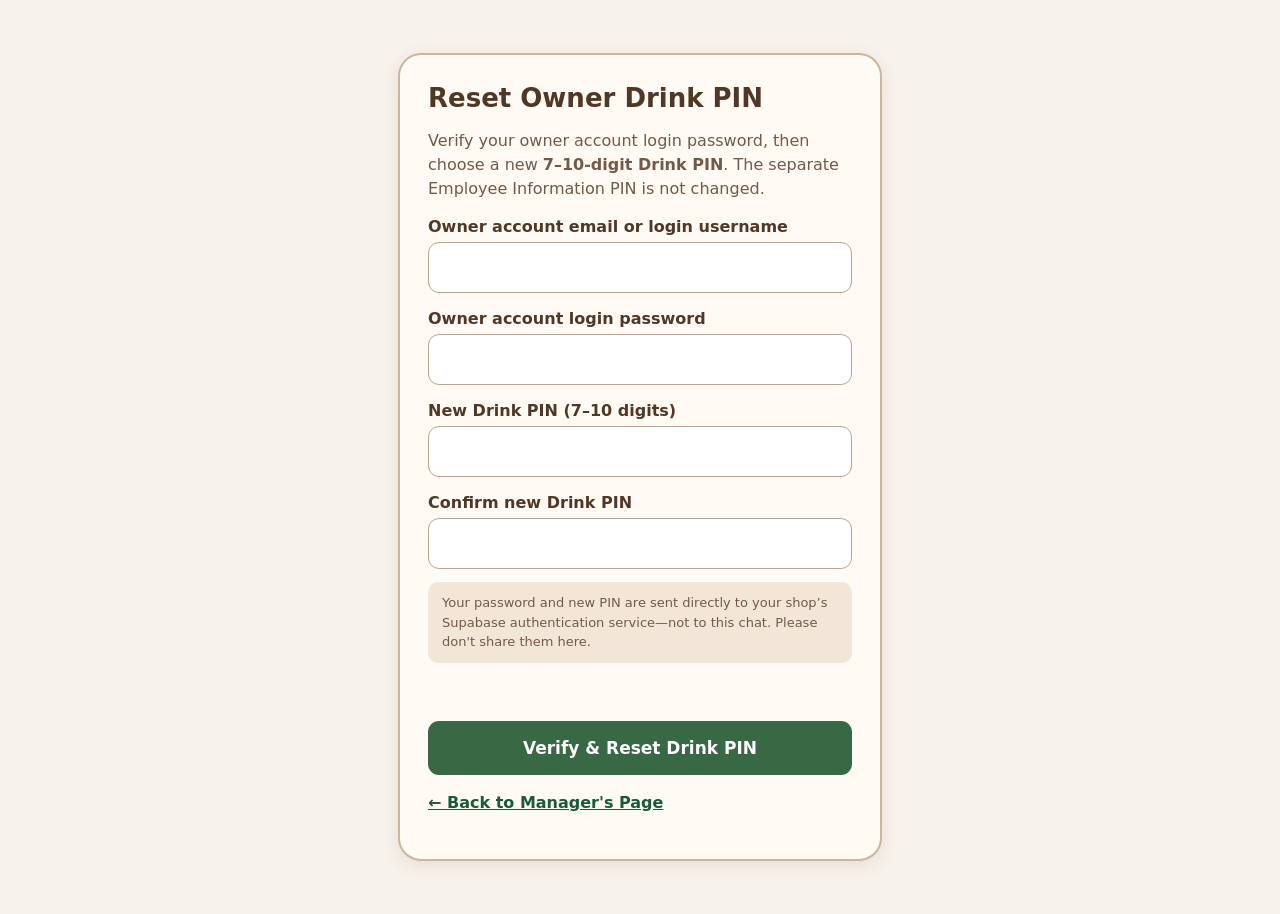
<file: owner-pin-reset.html>
<!doctype html>
<html lang="en">
<head>
<meta charset="utf-8">
<meta name="viewport" content="width=device-width, initial-scale=1">
<meta name="theme-color" content="#503827">
<title>Reset Owner Drink PIN · Kape’ Bar-Rio</title>
<style>
*{box-sizing:border-box}body{margin:0;background:#f7f2eb;color:#503827;font:16px system-ui}
main{width:min(520px,100%);margin:35px auto;padding:18px}
section{background:#fffaf4;border:2px solid #cbb59d;border-radius:23px;padding:28px;box-shadow:0 5px 19px #50382718}
h1{font-size:26px;margin:0 0 9px}p{line-height:1.5;color:#715a48}
label{display:block;font-weight:700;margin:16px 0 6px}
input{display:block;width:100%;min-height:51px;padding:10px 14px;font:inherit;border-radius:11px;border:1px solid #bca58e;background:white;color:#503827}
input:focus-visible{outline:3px solid #31744e;outline-offset:2px}
button{display:block;width:100%;min-height:54px;margin-top:22px;border:0;border-radius:11px;background:#386944;color:white;font:700 17px system-ui;cursor:pointer}
button:disabled{opacity:.6;cursor:wait}
a{color:#185b36;font-weight:700}
.message{min-height:22px;font-size:14px;overflow-wrap:anywhere}
.message.error{color:#a22b2b}.message.success{color:#19633c}
.notice{background:#f2e6d8;padding:11px 14px;border-radius:10px;font-size:13px}
</style>
</head>
<body>
<main><section>
<h1>Reset Owner Drink PIN</h1>
<p>Verify your owner account login password, then choose a new <strong>7–10-digit Drink PIN</strong>. The separate Employee Information PIN is not changed.</p>
<form id="pinRecovery" autocomplete="off">
<label for="ownerEmail">Owner account email or login username</label>
<input id="ownerEmail" name="ownerEmail" required autocomplete="username" spellcheck="false">
<label for="ownerPassword">Owner account login password</label>
<input id="ownerPassword" name="ownerPassword" type="password" required autocomplete="current-password">
<label for="newPin">New Drink PIN (7–10 digits)</label>
<input id="newPin" name="newPin" type="password" inputmode="numeric" pattern="[0-9]{7,10}" minlength="7" maxlength="10" required autocomplete="off">
<label for="confirmPin">Confirm new Drink PIN</label>
<input id="confirmPin" name="confirmPin" type="password" inputmode="numeric" pattern="[0-9]{7,10}" minlength="7" maxlength="10" required autocomplete="off">
<p class="notice">Your password and new PIN are sent directly to your shop’s Supabase authentication service—not to this chat. Please don't share them here.</p>
<p id="recoveryStatus" class="message" role="status" aria-live="polite"></p>
<button id="resetSubmit" type="submit">Verify & Reset Drink PIN</button>
</form>
<p><a href="index.html">← Back to Manager's Page</a></p>
</section></main>
<script src="sync-config.js"></script>
<script>
(()=>{
'use strict';
const cfg=window.KBR_SYNC_CONFIG;
const form=document.getElementById('pinRecovery');
const status=document.getElementById('recoveryStatus');
const submit=document.getElementById('resetSubmit');
async function readResponse(response){
 const body=await response.json().catch(()=>({}));
 if(!response.ok)throw Error(body.error_description||body.message||body.msg||body.error||'Request failed ('+response.status+').');
 return body;
}
form.onsubmit=async event=>{
 event.preventDefault();if(submit.disabled)return;
 const identity=form.elements.ownerEmail.value.trim();
 const email=identity.includes('@')?identity:identity.toLowerCase()+'@staff.kapebarrio.invalid';
 const password=form.elements.ownerPassword.value;
 const pin=form.elements.newPin.value;
 const confirm=form.elements.confirmPin.value;
 if(!/^[0-9]{7,10}$/.test(pin)||pin!==confirm){
  status.className='message error';status.textContent=pin!==confirm?'PINs do not match.':'Enter 7–10 digits for your new Drink PIN.';return;
 }
 submit.disabled=true;status.className='message';status.textContent='Verifying your owner account…';
 let accessToken=null;
 try{
  const auth=await readResponse(await fetch(cfg.url+'/auth/v1/token?grant_type=password',{
   method:'POST',headers:{apikey:cfg.key,'Content-Type':'application/json'},
   body:JSON.stringify({email,password}),cache:'no-store'
  }));
  accessToken=auth.access_token;
  if(!accessToken||!auth.user?.id)throw Error('Account verification did not return a valid session.');
  status.textContent='Setting your new Drink PIN…';
  const result=await readResponse(await fetch(cfg.url+'/rest/v1/rpc/kbr_owner_self_reset_drink_pin',{
   method:'POST',
   headers:{apikey:cfg.key,Authorization:'Bearer '+accessToken,'Content-Type':'application/json'},
   body:JSON.stringify({p_new_pin:pin}),cache:'no-store'
  }));
  if(!result?.ok)throw Error('The reset could not be confirmed. Your existing PIN may still be active.');
  form.reset();
  form.hidden=true;
  status.className='message success';
  status.textContent='Drink PIN reset successfully. Your previous PIN no longer works. Return to Manager’s Page and enter the new PIN.';
 }catch(e){
  status.className='message error';
  status.textContent=e.message||String(e);
  form.elements.ownerPassword.value='';
  form.elements.newPin.value='';
  form.elements.confirmPin.value='';
  submit.disabled=false;
 }finally{accessToken=null;}
};
})();
</script>
</body>
</html>
</file>
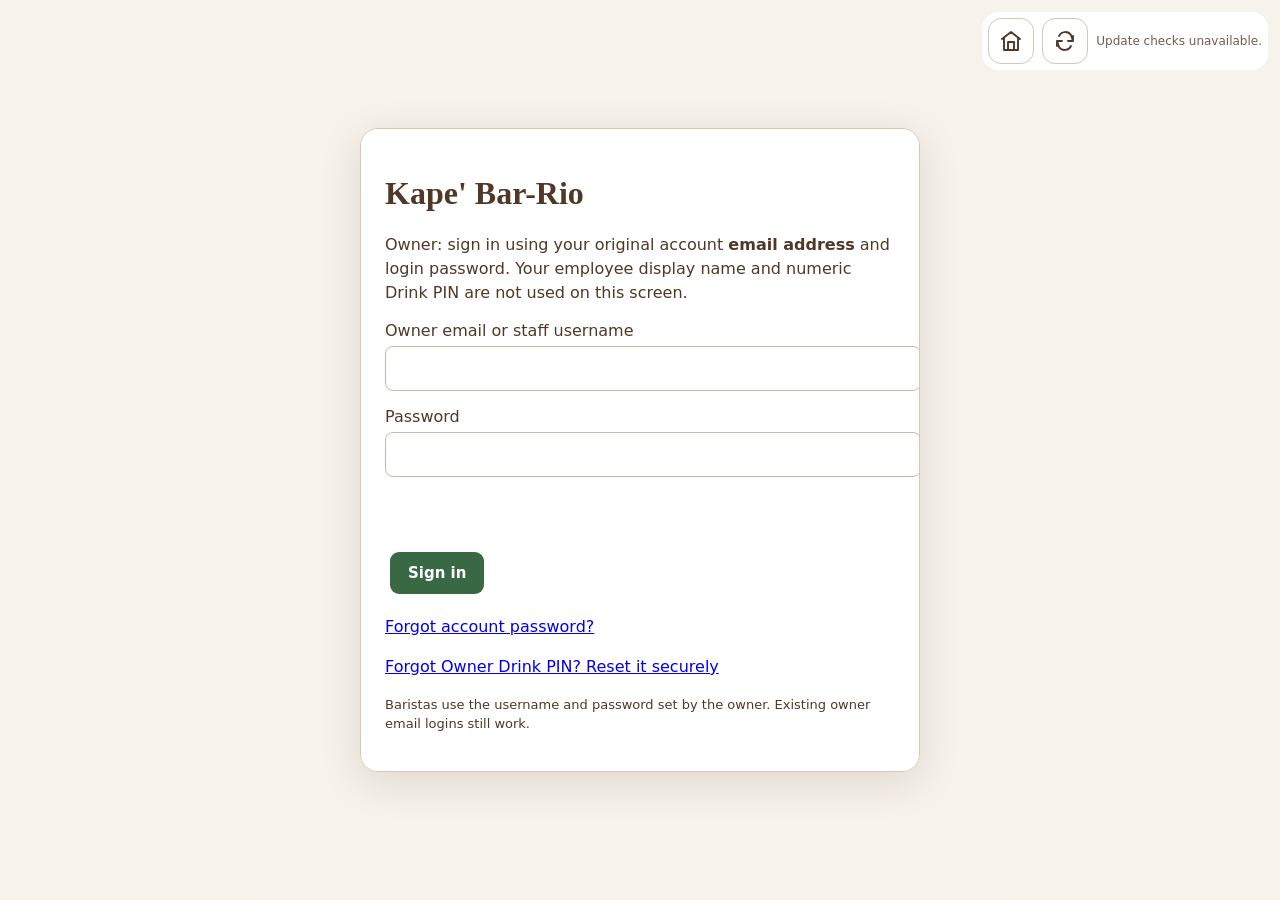
<file: owner-profile-recovery.html>
<!doctype html><html><meta charset="utf-8"><meta name="viewport" content="width=device-width,initial-scale=1"><title>Owner profile recovery</title><style>body{font:16px system-ui;max-width:520px;margin:auto;padding:25px;background:#fbf7f0;color:#503827}select,input,button{font:inherit;padding:12px;width:100%;margin:10px 0}button{background:#503827;color:white}#status{white-space:pre-wrap}</style><h1>Repair your Owner profile</h1><p>Sign in using your existing owner account. Select your own employee profile and enter its Drink PIN to link it to that account. Other employee details remain unchanged.</p><form id="repair"><select id="worker" required><option value="">Loading…</option></select><input id="pin" type="password" inputmode="numeric" pattern="[0-9]{4,6}" minlength="4" maxlength="6" autocomplete="off" required aria-label="Your Drink PIN"><button id="save" disabled>Link my Owner profile</button></form><p id="status"></p><script src="sync-config.js"></script><script src="sync-core.js"></script><script>
(()=>{const form=document.getElementById('repair'),status=document.getElementById('status'),worker=document.getElementById('worker'),pin=document.getElementById('pin'),button=document.getElementById('save');let busy=false;
(async()=>{try{if(!KBRCloud.requireLogin())return;if(await KBRCloud.role()!=='owner')throw Error('Sign in with your owner email and password first.');const rows=await KBRCloud.rpc('kbr_clock_roster',{});worker.replaceChildren(new Option('Select your own name',''));for(const row of rows)worker.add(new Option(row.name+' · '+row.username,row.username));button.disabled=false;}catch(e){status.textContent=e.message;}})();
form.onsubmit=async e=>{e.preventDefault();if(busy)return;busy=true;button.disabled=true;const code=pin.value;pin.value='';try{const r=await KBRCloud.rpc('kbr_repair_own_owner_profile',{p_username:worker.value,p_pin:code});if(r.error||!r.ok)throw Error(r.error||'Repair not confirmed.');status.textContent='Owner profile linked. Open Manager and use your own Drink PIN.';}catch(e){status.textContent=e.message;}finally{busy=false;button.disabled=false;}};})();
</script></html>
</file>
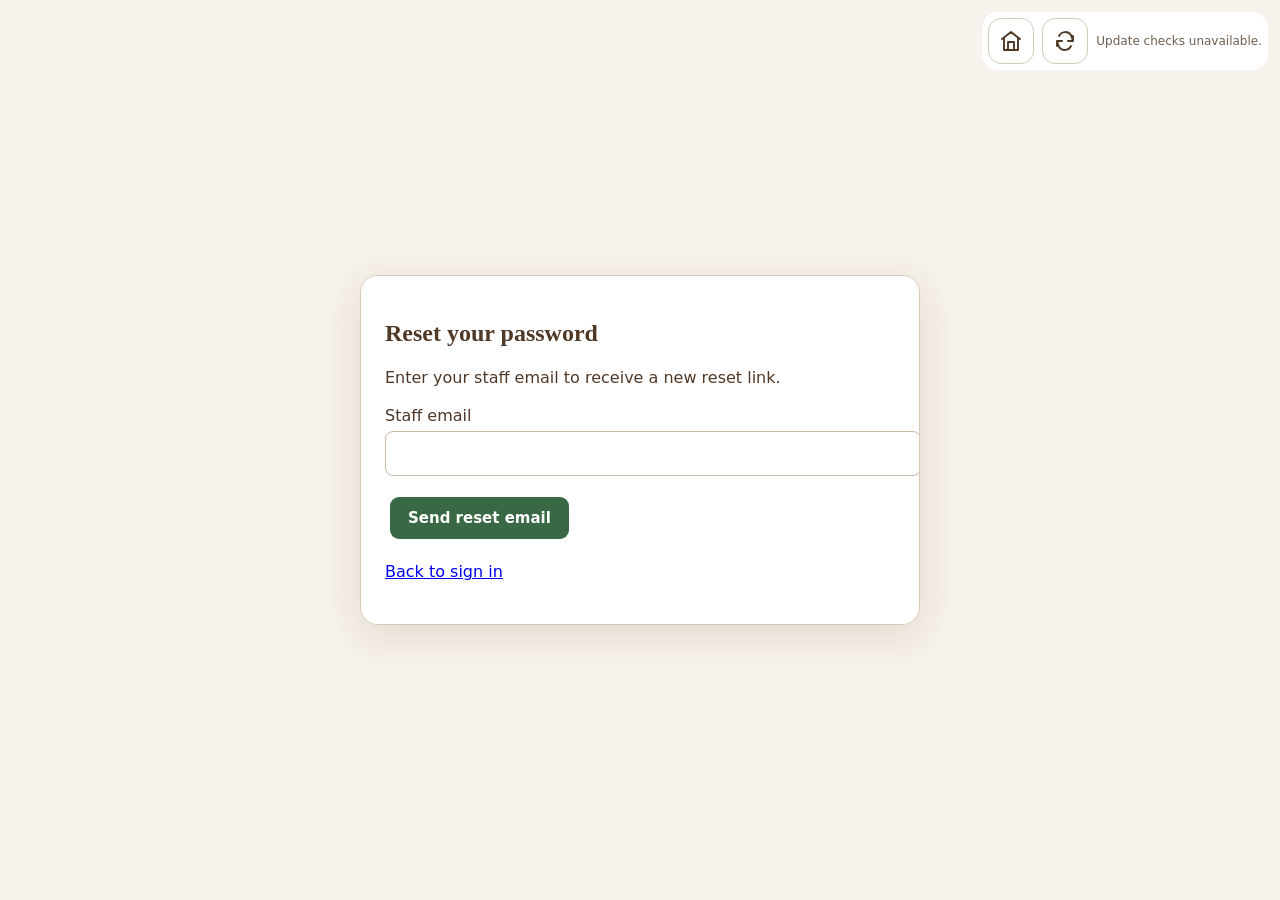
<file: reset-password.html>
<!doctype html><html lang="en"><head><meta charset="utf-8"><meta name="viewport" content="width=device-width,initial-scale=1"><meta name="referrer" content="no-referrer"><title>Kape' Bar-Rio · Reset Password</title><link rel="stylesheet" href="sync.css"><link rel="stylesheet" href="page-tools.css"></head><body style="background:#f7f2eb"><main class="cloud-screen"><section class="cloud-box"><h1>Reset your password</h1><form id="request"><p>Enter your staff email to receive a new reset link.</p><label for="email">Staff email</label><input id="email" type="email" autocomplete="username" required><button>Send reset email</button></form><form id="change" hidden><label for="password">New password</label><input id="password" type="password" minlength="8" autocomplete="new-password" required><label for="confirm">Confirm password</label><input id="confirm" type="password" minlength="8" autocomplete="new-password" required><button>Save new password</button></form><p id="message" role="status" aria-live="polite"></p><p><a href="sync-login.html">Back to sign in</a></p></section></main><script src="sync-config.js"></script><script src="reset-password.js"></script><script src="page-tools.js"></script></body></html>
</file>
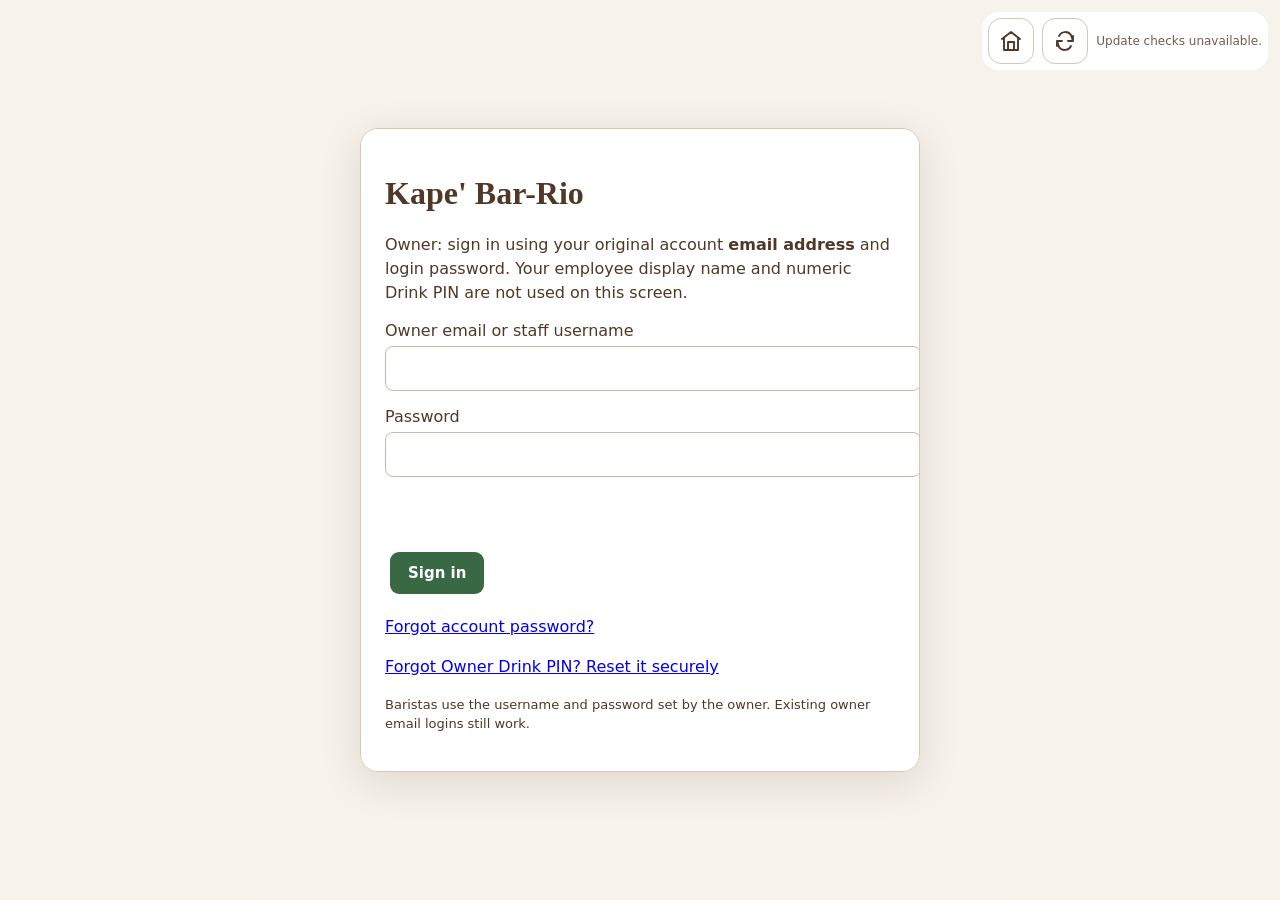
<file: sales.html>
<!doctype html><html lang="en"><head><meta charset="utf-8"><meta name="viewport" content="width=device-width,initial-scale=1"><title>Kape' Bar-Rio · Sales Analysis</title><link rel="stylesheet" href="sync.css"><style>*{box-sizing:border-box}body{margin:0;background:#f7f2eb;color:#503827;font:16px system-ui}header,main{max-width:1200px;margin:auto;padding:24px}header{display:flex;justify-content:space-between;align-items:center;flex-wrap:wrap;gap:12px}h1{margin:0}button,a,input,select{font:inherit}button,a{border:1px solid #cdbdab;border-radius:9px;padding:10px;background:white;color:#503827;text-decoration:none}button{cursor:pointer}[hidden]{display:none!important}.sales-analysis-tabs button[aria-selected="true"]{background:#68452f;color:white}.machine-row{padding:16px;border:1px solid #ddcbb9;border-radius:10px}.machine-row label{max-width:180px}input,select{padding:9px;border:1px solid #cdbdab;border-radius:8px;max-width:100%}.tools{display:flex;flex-wrap:wrap;gap:12px;align-items:end}.tools label{display:grid;gap:5px}.cards,.grid{display:grid;grid-template-columns:repeat(auto-fit,minmax(260px,1fr));gap:16px;margin:20px 0}.card,section{background:white;border:1px solid #e0d3c5;border-radius:14px;padding:18px}.card b{display:block;font-size:28px;margin-top:8px}table{width:100%;border-collapse:collapse;font-size:14px}th,td{text-align:left;padding:10px 6px;border-bottom:1px solid #eee}th:last-child,td:last-child{text-align:right}h2{font-size:20px}.scroll{overflow:auto}#status{min-height:24px}small,.hint{color:#796b60}.bar{background:#dfeddf;height:6px;border-radius:5px;margin-top:4px}.bar span{display:block;height:6px;background:#3c764c;border-radius:5px}main{padding-bottom:100px}#forecast input{width:100px}.profit-positive{background:#e3f4e9;color:#18572e}.profit-negative{background:#fbe4e1;color:#8a241c}.profit-incomplete{background:#fff1cd;color:#705215}.profit-result{padding:18px;border-radius:12px;font-size:22px;font-weight:700}.profit-tools{display:flex;gap:14px;flex-wrap:wrap;align-items:end;margin:18px 0}.profit-tools label{display:grid;gap:6px}.profit-table{overflow:auto}.profit-table table{min-width:600px}#profitSummary details{margin:18px 0}#profitSummary summary{cursor:pointer;font-weight:600} .net-two-panes{display:grid;grid-template-columns:1fr 1fr;gap:18px;margin:18px 0}.net-pane{display:flex;flex-direction:column;align-items:flex-start;text-align:left;gap:14px;padding:26px;border-radius:16px;border:1px solid #d6c3af;background:#fffaf3}.net-pane strong{font-size:clamp(28px,4vw,46px);overflow-wrap:anywhere}.net-pane.profit-positive{background:#e3f4e9}.net-pane.profit-negative{background:#fbe4e1}.net-pane.profit-incomplete{background:#fff1cd}.net-detail-tabs{margin:20px 0;overflow:auto;flex-wrap:nowrap}.net-detail-tabs button{white-space:nowrap}.net-detail-tabs button[aria-selected="true"]{background:#68452f;color:white}#netBreakdown>section{margin:16px 0}@media(max-width:560px){.net-two-panes{gap:10px}.net-pane{padding:14px}.net-pane strong{font-size:26px}} .drawer-audit-shift{padding:13px;margin:10px 0;border-radius:12px;border:1px solid #e4d4c3;background:#fffaf4}
.drawer-audit-shift summary{cursor:pointer;font-weight:750}.drawer-audit-header{display:flex;justify-content:space-between;flex-wrap:wrap;gap:10px;margin:14px 0;font-size:13px;color:#76604c}
.drawer-audit-totals{display:grid;grid-template-columns:repeat(auto-fit,minmax(160px,1fr));gap:10px;margin:16px 0}.drawer-audit-totals>div{background:#f5efe7;padding:10px;border-radius:9px;font-size:12px}
.drawer-audit-totals strong{display:block;font-size:19px;margin-top:5px;color:#4a3826}
.drawer-audit-warning{color:#a3282e;font-weight:750}.drawer-audit-note{color:#27633b;font-weight:700}
.drawer-coin-audit table{min-width:600px}.drawer-coin-audit th:last-child,.drawer-coin-audit td:last-child{text-align:left}
.sales-kpi-grid{display:grid;grid-template-columns:repeat(3,minmax(0,1fr));gap:18px;margin:25px 0 14px;background:transparent;border:0;padding:0}
.sales-kpi{min-width:0;min-height:195px;padding:18px 17px 16px;border:1.5px solid #d9bfa7;border-radius:20px;background:#fffefa;box-shadow:0 4px 16px rgba(72,45,24,.05);display:flex;flex-direction:column;gap:9px}
.sales-kpi-heading{display:flex;align-items:center;gap:12px}.sales-kpi-heading h2{font-size:clamp(15px,1.8vw,19px);line-height:1.25;margin:0;font-weight:800;color:#4c301d}
.sales-kpi-symbol{height:44px;width:44px;display:grid;place-items:center;flex:0 0 44px;background:#f8ebdb;border-radius:14px;font-size:27px;font-weight:900;color:#644026}
.sales-kpi-amount{font-size:clamp(25px,3.3vw,41px);line-height:1.2;letter-spacing:-.04em;font-weight:850;color:#58331c;overflow-wrap:anywhere;background:#f9f1e8;border-radius:13px;padding:17px 10px;margin-top:5px;text-align:center;font-variant-numeric:tabular-nums}
.sales-kpi-amount.is-negative{color:#a12927;background:#fdece8}
.sales-kpi-detail{font-size:12px;line-height:1.45;color:#755c4b;margin:auto 1px 0}
.sales-kpi-coins .sales-kpi-detail{color:#76523b;font-weight:650}
.sales-dashboard-legend{font-size:12px;color:#796758;margin:0 0 23px;line-height:1.5}
.sales-deep-extras{margin:15px 0}.sales-deep-extras summary{font-weight:700;cursor:pointer}
#salesDashboard[hidden]{display:none!important}
@media(max-width:920px){.sales-kpi-grid{grid-template-columns:repeat(2,minmax(0,1fr));gap:13px}}
@media(max-width:560px){.sales-kpi-grid{grid-template-columns:1fr;gap:10px}.sales-kpi{min-height:150px}.sales-kpi-amount{font-size:32px;padding:12px}.sales-kpi-heading h2{font-size:18px}.sales-kpi-symbol{height:38px;width:38px;flex-basis:38px}}
</style><link rel="stylesheet" href="page-tools.css"></head><body><header><h1>Sales analysis</h1></header><main><div id="salesContent" hidden><nav class="tools sales-analysis-tabs" role="tablist" aria-label="Sales analysis periods"><button data-analysis-tab="today" role="tab">Today</button><button data-analysis-tab="yesterday" role="tab">Yesterday</button><button data-analysis-tab="deep" role="tab">Deeper Analysis</button></nav><div class="tools" style="margin-top:16px"><label data-deep-control>Period<select id="period"><option value="30">Last 30 days</option><option value="7">Last 7 days</option><option value="week">This week</option><option value="month">This month</option><option value="today" selected>Today</option><option value="all">All transactions</option><option value="custom">Custom dates</option></select></label><label data-deep-control>From<input id="from" type="date"></label><label data-deep-control>To<input id="to" type="date"></label><label data-deep-control>Number of days<input id="rangeDays" type="number" min="1" max="3651" step="1" value="30"></label><button id="load">Refresh sales</button><button data-deep-control id="csv">Export selected CSV</button><button data-deep-control id="backup">Download all sales backup</button></div><p id="status" role="status"></p><p class="hint">Completed transactions stay in your shared database. Dates and hours use Philippine time and the time the order was placed. Open and cancelled orders are excluded.</p><section id="salesDashboard" class="sales-kpi-grid" aria-label="Sales overview"></section><p class="sales-dashboard-legend">The first three tiles use the existing café profit estimate. Market food is tracked separately. Cash and coin totals come from recorded cash-drawer activity.</p><details data-deep-control class="sales-deep-extras"><summary>Other sales statistics</summary><div id="cards" class="cards"></div></details><details id="drawerCoinAudit" class="drawer-coin-audit" style="background:white;border:1px solid #cdbdab;border-radius:14px;padding:18px;margin:20px 0">
<summary style="font-size:19px;font-weight:800;cursor:pointer">Cash Drawer Audit — Coin Counts &amp; Bills Taken Out (Managers Only)</summary>
<p>Compare the actual quantities each cashier typed at opening and closing. See carried-over coins, ₱50–₱1,000 bills withdrawn, kitchen payments, and differences from the previous closing. Cashiers cannot see this comparison.</p>
<div class="tools"><button id="drawerCoinAuditRefresh" type="button">Refresh cash counts</button><button id="drawerCoinAuditCSV" type="button" disabled>Export denomination CSV</button></div>
<p id="drawerCoinAuditStatus" role="status"></p>
<div id="drawerCoinAuditRows"></div></details><section id="profitSummary" style="margin:20px 0"><h2>Gain or loss estimate</h2><p>Loading operating costs…</p></section><div data-deep-control id="charts" class="grid"></div><section data-deep-control><h2>Supplies used and recorded stockouts</h2><div id="deepSupplyUsage">Loading recorded inventory usage…</div></section><section data-deep-control style="margin-top:20px"><h2>Transactions</h2><p id="transactionsHint"></p><div class="scroll" id="transactions"></div><button id="more" hidden>Show more</button></section></div><p id="accessStatus" role="status"></p></main><script src="sync-config.js"></script><script src="sync-core.js"></script><script src="comp-payments.js"></script><script src="sales-data.js"></script><script src="bag-rules.js"></script><script src="profit-model.js?v=ops-20261015"></script><script src="receipt-lines.js"></script><script src="net-dashboard.js?v=ops-20261015"></script><script src="profit-summary.js?v=six-tiles-v1"></script><script src="inventory-forecast-model.js"></script><script src="inventory-forecast.js"></script><script src="drawer-coin-audit.js?v=1"></script><script src="sales-dashboard.js?v=1"></script><script src="sales.js?v=six-tiles-v1"></script><script src="page-tools.js?v=host-home-v26"></script></body></html>
</file>
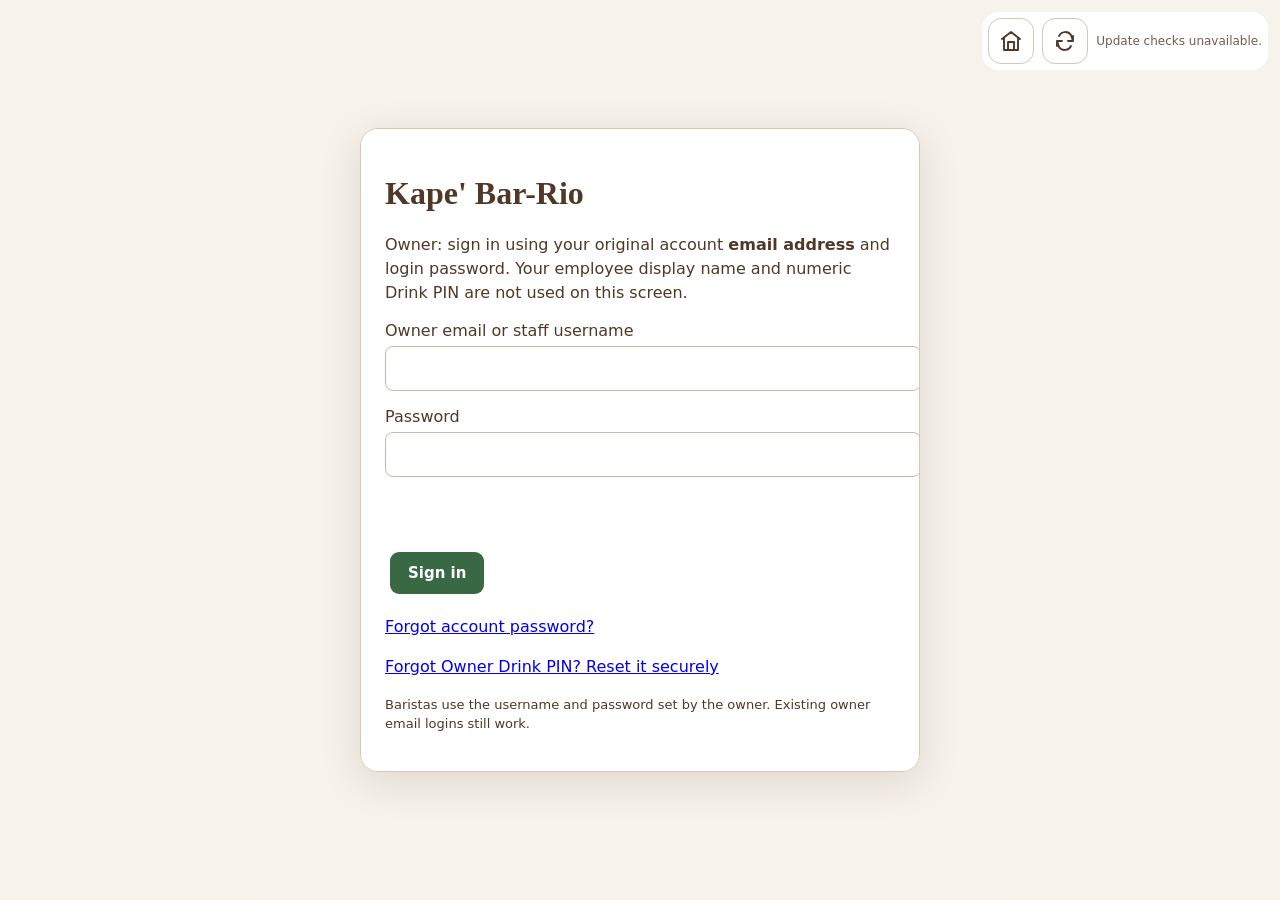
<file: sync-login.html>
<!doctype html><html lang="en"><head><meta charset="utf-8"><meta name="viewport" content="width=device-width,initial-scale=1"><title>Kape' Bar-Rio · Staff Login</title><link rel="stylesheet" href="sync.css"><link rel="stylesheet" href="page-tools.css"></head><body style="background:#f7f2eb"><main class="cloud-screen"><form id="loginForm" class="cloud-box"><h1>Kape' Bar-Rio</h1><p>Owner: sign in using your original account <strong>email address</strong> and login password. Your employee display name and numeric Drink PIN are not used on this screen.</p><label for="email">Owner email or staff username</label><input id="email" type="text" autocomplete="username" required><label for="password">Password</label><input id="password" type="password" autocomplete="current-password" required><p class="cloud-error" id="error" role="alert"></p><button id="signIn">Sign in</button><p><a href="reset-password.html">Forgot account password?</a></p><p><a href="owner-pin-reset.html">Forgot Owner Drink PIN? Reset it securely</a></p><p style="font-size:13px">Baristas use the username and password set by the owner. Existing owner email logins still work.</p></form></main><script src="sync-config.js"></script><script src="sync-core.js"></script><script>
const loginForm=document.getElementById('loginForm'),loginEmail=document.getElementById('email'),loginPassword=document.getElementById('password'),loginError=document.getElementById('error'),loginSubmit=document.getElementById('signIn');
loginForm.onsubmit=async e=>{e.preventDefault();loginSubmit.disabled=true;loginError.textContent='';try{await KBRCloud.login(loginEmail.value.trim().includes('@')?loginEmail.value.trim():loginEmail.value.trim().toLowerCase()+'@staff.kapebarrio.invalid',loginPassword.value);loginPassword.value='';if(await KBRCloud.role()!=='owner')throw new Error('Owner login required for Manager.');const wanted=new URLSearchParams(location.search).get('next');location.href=["index.html", "manager.html", "menu.html", "sales.html"].includes(wanted)?wanted:'index.html';}catch(err){loginError.textContent=err.message;}finally{loginSubmit.disabled=false;}};
</script><script src="page-tools.js"></script></body></html>
</file>
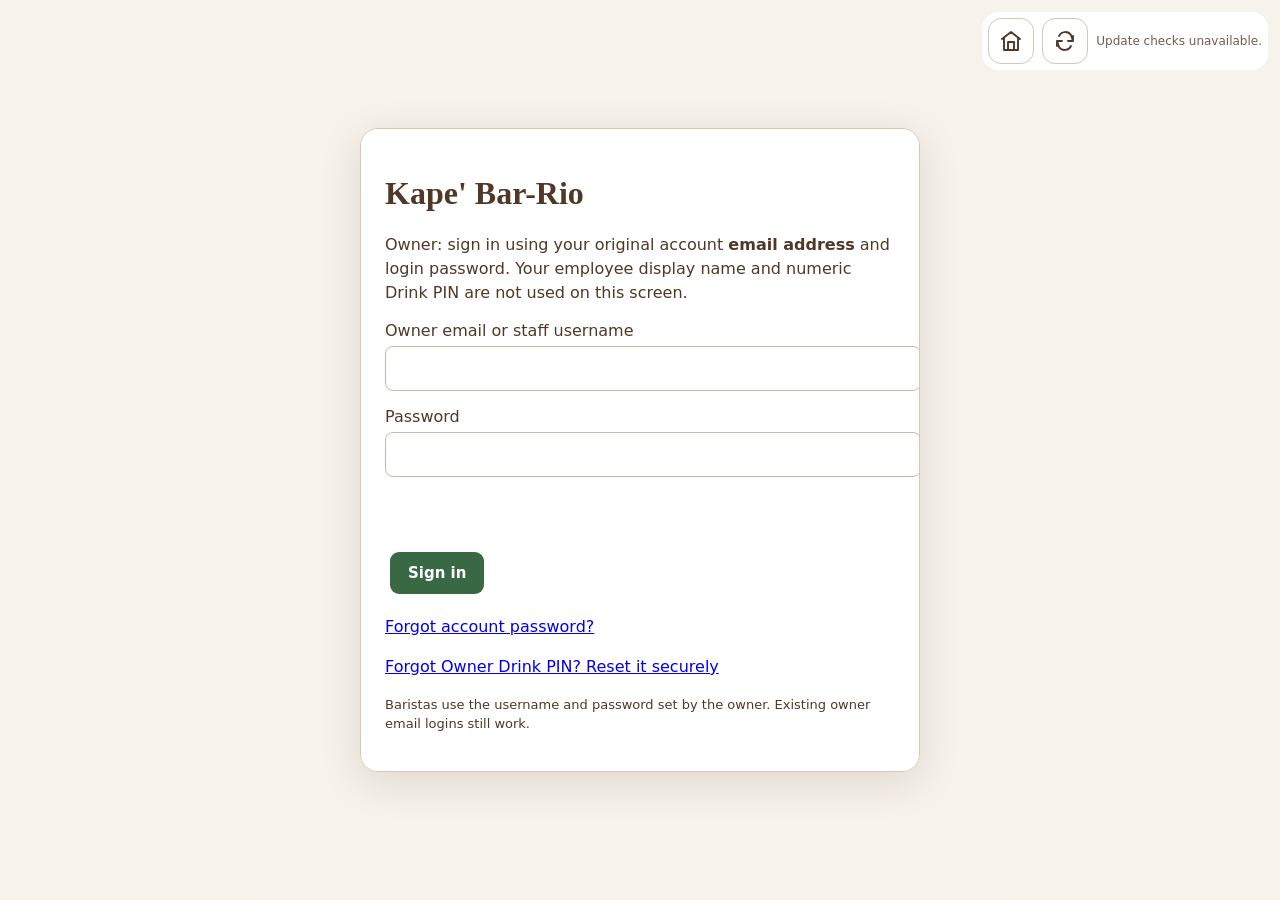
<file: update-mango-strawberry.html>
<!doctype html><html lang="en"><meta charset="utf-8"><meta name="viewport" content="width=device-width,initial-scale=1"><title>Update Mango Strawberry Smoothie</title><style>body{font:16px system-ui;background:#fbf7f0;color:#503827;max-width:900px;margin:auto;padding:20px}img{width:150px;float:right}table{width:100%;border-collapse:collapse}td,th{padding:8px;text-align:left;border-bottom:1px solid #ddc}select,input,button{font:inherit;padding:9px;max-width:100%;border:1px solid #cbb;border-radius:8px}input{width:130px}button{margin-top:20px;background:#503827;color:white}#status{white-space:pre-wrap}small{display:block}</style><h1>Mango Strawberry Smoothie</h1><img src="images/mango-strawberry-smoothie-v2.png" alt="Layered mango strawberry smoothie with vanilla ice cream"><p>Frappe &amp; Smoothies + Specials · 16 oz and 22 oz<br>Without ice cream: ₱119<br>With 40 ml vanilla ice cream: ₱129<br>22 oz with 60 ml vanilla ice cream: ₱149</p><p>22 oz recipe: Mango Jam 40 ml · Strawberry Jam 40 ml · Condensed Milk 30 ml · Sweetener 30 ml · Milk essence 40 g · Ice 330 g · Water 370 ml · Ice cream 60 ml. The table below shows the unchanged 16 oz recipe and shared stock links. Water: 20 L per container.</p><p>Review ingredient links and stock conversion below. The conversion is inventory units per recipe unit. Water containers need their actual container volume. Existing stock links are reused when available.</p><p>Strawberry sauce is shown in the picture and procedure, but its quantity was not supplied and is not yet included in costing/deductions.</p><form id="setup"><div id="links">Connecting…</div><button id="install" disabled>Save updated photo, prices and recipes</button></form><p id="status" role="status"></p><script src="sync-config.js"></script><script src="sync-core.js"></script><script src="update-mango-strawberry.js"></script></html>
</file>
<file: sync.css>
.cloud-status{position:fixed;bottom:6px;left:8px;z-index:100;font:700 11px system-ui;background:#e4f3de;color:#285c30;border:1px solid #b8d5af;border-radius:8px;padding:5px 9px;max-width:70vw}.cloud-status.problem{background:#fff0d8;color:#875715;border-color:#e3c790}.cloud-screen{position:fixed;inset:0;background:#f7f2ebf7;z-index:200;display:grid;place-items:center;padding:24px}.cloud-box{max-width:510px;width:100%;background:white;border:1px solid #d8c7b5;border-radius:18px;padding:24px;color:#503827;font:16px system-ui;box-shadow:0 10px 40px #30201020}.cloud-box h1,.cloud-box h2{font-family:Georgia,serif}.cloud-box p{line-height:1.5}.cloud-box button,.cloud-link{display:inline-block;background:#386944;color:white;border:0;border-radius:9px;padding:12px 18px;font:700 15px system-ui;cursor:pointer;margin:5px;text-decoration:none}.cloud-box input{width:100%;padding:12px;margin:6px 0 16px;border:1px solid #ccb9a5;border-radius:8px;font:16px system-ui}.cloud-error{color:#a12924;min-height:22px}.cloud-actions{display:flex;gap:8px;flex-wrap:wrap}

.cloud-screen{padding:10px;overflow-y:auto;align-items:center}.cloud-box{max-height:calc(100dvh - 20px);overflow-y:auto;overscroll-behavior:contain}.cloud-box.wide-payment{max-width:900px;padding:14px}.wide-payment h2,.wide-payment p{margin:6px 0}.wide-payment form{display:grid;grid-template-columns:1fr 1.4fr;gap:8px 14px;align-items:start}.wide-payment form>.barista-cash-layout{grid-column:2;grid-row:1 / span 4}.wide-payment form>label,.wide-payment form>button{grid-column:1}.wide-payment .barista-cash-layout{gap:8px}.wide-payment .cash-keypad button,.wide-payment .cash-quick-buttons button{min-height:40px;padding:8px;margin:0}.wide-payment form label{margin:6px 0}.wide-payment form input{margin:3px 0;padding:8px;min-height:40px}.wide-payment .cash-pane{padding:8px}.wide-payment .cash-pane p{font-size:12px}.wide-payment form>button{margin:0}.count-layout{display:grid;grid-template-columns:1.2fr 1fr;gap:14px}.count-layout .denomination-grid{grid-template-columns:repeat(2,minmax(0,1fr))}.count-layout .count-keypad{margin:6px 0}.count-layout button{margin:0;padding:8px;min-height:42px}.count-layout .count-controls input{margin:4px 0}.cloud-box.drawer-count{max-width:900px;padding:14px}.drawer-count h2,.drawer-count p{margin:6px 0}.drawer-count form{display:grid;grid-template-columns:1fr 1fr;gap:8px 14px}.drawer-count form>.count-layout{grid-column:1 / -1;grid-row:2}.drawer-count form>label{margin:0}.drawer-count form>button{grid-column:1 / -1}.drawer-count form input,.drawer-count form textarea{min-height:36px;padding:6px;margin:3px 0}.drawer-count form textarea{height:38px}.drawer-count .count-keypad button{min-height:38px}.drawer-count .denomination-grid button{min-height:45px}.drawer-count form>p{margin:0;font-size:13px}@media(max-width:440px){.wide-payment form{grid-template-columns:1fr}.wide-payment form>.barista-cash-layout{grid-column:1;grid-row:auto}.count-layout{gap:6px}.count-layout button{font-size:15px}.drawer-count{font-size:14px!important}}
</file>
<file: manager-tabs.css>
*{box-sizing:border-box}[hidden]{display:none!important}body{margin:0;background:#f7f2eb;color:#503827;font:16px system-ui}main{max-width:1400px;margin:auto;padding:20px 20px 90px}.manager-header{display:flex;align-items:center;justify-content:space-between;gap:12px;flex-wrap:wrap}.manager-header h1{margin:0}.manager-tools{display:flex;gap:10px;align-items:center;flex-wrap:wrap}.manager-tabs{display:flex;gap:8px;overflow-x:auto;margin:20px 0;padding-bottom:6px;position:sticky;top:0;background:#f7f2eb;z-index:10}.manager-tabs button{white-space:nowrap}.manager-tabs button[aria-selected=true]{background:#185b36;color:white;border-color:#185b36}.grid{display:grid;grid-template-columns:repeat(auto-fit,minmax(260px,1fr));gap:16px}.card,.manager-panel{background:white;border:1px solid #ddcfbf;border-radius:15px;padding:20px}.card h2{margin-top:0;font-size:22px}.card p,p{line-height:1.5}button,.back{padding:10px 14px;border:1px solid #cdbdab;border-radius:9px;background:white;color:inherit;font:inherit;text-decoration:none;cursor:pointer}.danger{color:#a12424!important;border-color:#a12424!important}input,textarea,select{font:inherit;max-width:100%}.embed-tools{display:flex;gap:10px;flex-wrap:wrap;margin:10px 0}.embed-tools button.active{background:#185b36;color:white}.manager-frame{display:block;width:100%;height:calc(100dvh - 220px);min-height:500px;border:1px solid #ddcfbf;border-radius:10px;background:white}.cloud-box label{display:block}.cloud-box input[type=checkbox]{width:auto;display:inline-block}.cloud-box form small{display:block}.employee-uid{font-size:12px;overflow-wrap:anywhere}.inventory-table{overflow:auto}.inventory-table table{width:100%;border-collapse:collapse;font-size:14px}.inventory-table td,.inventory-table th{padding:10px;border-bottom:1px solid #ddd;text-align:left}.activity-card{border-bottom:1px solid #ddd;padding:12px 0}.backup-status{min-height:24px}@media(max-width:600px){main{padding:12px 12px 90px}.manager-panel{padding:12px}.manager-tabs button{padding:10px}.manager-frame{min-height:450px}}

.employee-tile{position:relative;border-width:2px!important;transition:box-shadow .15s}.employee-tile.employee-on-duty{background:#dcfce7!important;border-color:#15803d!important;color:#14532d!important}.employee-tile.employee-off-duty{background:#e5e7eb!important;border-color:#9ca3af!important;color:#4b5563!important}.employee-tile.employee-admin{background:#dbeafe!important;border-color:#2563eb!important;color:#1e3a8a!important}.employee-tile.employee-removed{background:#f3f4f6!important;border-color:#b5b8bd!important;color:#6b7280!important;padding-right:52px!important}.employee-tile.employee-removed strong,.employee-tile.employee-removed>span:not(.employee-cross){text-decoration:line-through}.employee-cross{position:absolute;right:16px;top:12px;color:#b91c1c;font-size:32px;font-weight:700}.employee-tile:focus-visible{outline:3px solid #ca8a04;outline-offset:3px}
.workforce-tools{display:flex;align-items:end;gap:12px;flex-wrap:wrap}.workforce-tools label{display:grid;gap:6px}.workforce-tools input{padding:10px;border:1px solid #cdbdab;border-radius:9px}.workforce-scroll{overflow:auto;margin:18px 0}.workforce-scroll table{width:100%;border-collapse:collapse}.workforce-scroll th,.workforce-scroll td{padding:12px;border:1px solid #dfd2c4;text-align:left}.schedule-table{min-width:1400px;table-layout:fixed}.schedule-table th{background:#6b4328;color:white;font-size:18px}.schedule-table th span{display:block;font-size:14px;font-weight:400;margin-top:6px}.schedule-table td{vertical-align:top;background:#fffcf8}.staff-picker summary{cursor:pointer;padding:10px;background:#f0e7dd;border-radius:8px}.staff-picker label{display:flex;align-items:center;gap:8px;padding:8px}.schedule-period h3{font-size:13px;color:#795a40;text-transform:uppercase;margin:20px 0 10px}.shift-card{position:relative;background:var(--staff-bg);border:2px solid var(--staff-edge);border-radius:12px;padding:12px;margin:10px 0}.shift-card strong{display:block;padding-right:24px;margin-bottom:12px}.shift-remove{position:absolute;right:6px;top:5px;padding:0 6px;background:transparent;border:0;color:#ac2525;font-size:24px}.shift-card label{display:grid;gap:4px;font-size:12px}.shift-card select,.shift-card input{min-width:0;width:100%;padding:7px 2px;background:#fff;border:1px solid #aa9887;border-radius:5px;font-size:13px}.shift-times{display:grid;grid-template-columns:1fr 1fr;gap:6px;margin:10px 0}.staff-badge{border-left:5px solid;padding:6px 10px;border-radius:5px;white-space:nowrap}.workforce-scroll tfoot{background:#eee5d9}.employee-field-row{display:grid;grid-template-columns:repeat(2,minmax(0,1fr));gap:14px}.employee-field-row:first-child{grid-template-columns:repeat(3,minmax(0,1fr))}.employee-edit-grid{display:grid;gap:12px}.employee-field-row label{min-width:0}.employee-other{margin:22px 0}.employee-other summary{cursor:pointer}.employee-details-grid{display:grid;grid-template-columns:repeat(6,minmax(0,1fr));gap:0 14px}.employee-details-grid>div{grid-column:span 3}.employee-details-grid>div:nth-child(-n+3){grid-column:span 2}.employee-details-grid>div:nth-child(n+10){grid-column:span 6}.cloud-box:has(.employee-edit-grid),.cloud-box:has(.employee-details-grid){max-width:850px!important;width:min(850px,95vw)!important}@media(max-width:580px){.employee-field-row,.employee-field-row:first-child{grid-template-columns:1fr}.employee-details-grid{display:block}}
.combined-shift{border:1px solid #cbb59d}.combined-members{display:grid;gap:7px;margin-bottom:12px}.combined-members>div{display:flex;align-items:center;gap:4px}.combined-members strong{padding:0;margin:0;flex:1;min-width:0;overflow-wrap:anywhere}.combined-members button{padding:2px 6px;background:#ffffffb3;font-size:16px}.combined-members .member-remove{color:#ac2525}.schedule-period{min-height:20px}.schedule-view-open{overflow:hidden}.final-schedule-overlay{position:fixed;inset:0;z-index:10000;background:#eee7dd;padding:20px;overflow:auto}.final-schedule-tools{display:flex;gap:12px;align-items:center;flex-wrap:wrap;margin:0 auto 18px;max-width:1610px}.final-schedule-tools p{margin:0}.final-schedule-scroll{overflow:auto}.final-schedule-sheet{background:#fffaf4;color:#503827;padding:25px;min-width:1000px;max-width:1610px;margin:auto}.final-schedule-sheet header{display:flex;align-items:center;justify-content:space-between;gap:12px;margin-bottom:20px}.final-schedule-sheet h1{font-size:24px;margin:0}.final-schedule-sheet header p{margin:0;font-size:15px}.final-schedule-sheet table{width:100%;table-layout:fixed;border-collapse:collapse}.final-schedule-sheet th{background:#6b4328;color:white;font-size:20px;padding:14px 4px}.final-schedule-sheet th span{display:block;font-size:14px;margin-top:5px;font-weight:400}.final-schedule-sheet td{vertical-align:top;border:1px solid #d9c8b6;padding:10px 6px;height:170px}.final-shift{margin-bottom:12px;border:1px solid #cbb59d;border-radius:8px;overflow:hidden}.final-names{display:grid;gap:7px;text-align:center;padding:16px 6px;font-size:20px;overflow-wrap:anywhere;min-height:70px;align-content:center}.final-time{background:white;text-align:center;padding:12px 3px;font-size:15px;font-weight:700}.final-schedule-sheet tr:last-child td{vertical-align:bottom}.final-schedule-sheet tr:last-child .final-shift:last-child{margin-bottom:0}@media(max-width:600px){.final-schedule-overlay{padding:10px}.final-schedule-sheet{padding:18px}}
.combined-shift{color:white}.combined-members button{color:#503827;background:white}.combined-shift .shift-times{display:block}.combined-shift .shift-times>label{margin-top:8px}.half-hour-picker{display:grid;grid-template-columns:1fr 1fr 1fr;gap:4px}.half-hour-picker select{color:#503827;background:white;min-width:0}.half-hour-picker:has(select:disabled){opacity:.75}.staff-badge{color:white}.coverage-table{min-width:1400px;width:100%;table-layout:fixed;border-collapse:collapse}.coverage-table th{background:#6b4328;color:white;text-align:center;padding:14px 4px;font-size:20px}.coverage-table th span{display:block;font-size:14px;font-weight:400;margin-top:6px}.coverage-table td{padding:0!important;height:auto!important;vertical-align:top!important;border:1px solid #cbb59d}.coverage-day{position:relative;height:480px;background:repeating-linear-gradient(to bottom,#fffaf4 0,#fffaf4 39px,#ede2d5 40px)}.coverage-block{position:absolute;color:white;border:1px solid white;padding:14px 4px;text-align:center;overflow:hidden;display:flex;flex-direction:column;gap:14px;align-items:center}.coverage-names{display:grid;gap:6px;width:100%;font-size:17px;overflow-wrap:anywhere}.coverage-time{font-size:14px;font-weight:600;display:flex;flex-wrap:wrap;justify-content:center;gap:3px}.coverage-time span{white-space:nowrap}.coverage-preview{border:1px solid #cbb59d;border-radius:8px}.coverage-preview .coverage-table{min-width:1400px}.final-schedule-sheet .coverage-table{min-width:0}.final-schedule-sheet .coverage-table td{padding:0}.final-schedule-sheet .coverage-time{display:grid;gap:2px}.final-schedule-sheet .coverage-names{font-size:16px}
.combined-shift{color:#503827}.staff-badge{color:#503827}.auto-end{display:block;background:#fff;border:1px solid #aa9887;border-radius:5px;padding:9px;color:#503827;font-weight:600}.coverage-table tbody tr{height:150px}.coverage-section{display:flex;flex-direction:column;min-height:150px;height:100%}.coverage-workers{display:flex;flex:1}.coverage-person{flex:1;min-width:0;display:flex;flex-direction:column;align-items:center;justify-content:flex-start;gap:16px;padding:24px 4px;text-align:center}.coverage-person strong{font-size:18px;overflow-wrap:anywhere}.section-time{font-weight:600;font-size:14px;line-height:1.7}.shared-section-time{padding:10px;background:#f7f0e5;text-align:center;font-weight:600;font-size:14px;color:#503827}.coverage-table td{background:#fffaf4}.final-schedule-sheet .coverage-table td{vertical-align:top!important}.coverage-preview .coverage-table td{vertical-align:top!important}
.attendance-week{min-width:1300px}.attendance-week thead th{background:#6b4328;color:white;text-align:center}.attendance-week th small{display:block;font-weight:400;margin-top:6px}.attendance-week tbody td{position:relative;vertical-align:top;min-width:130px;padding:16px 12px 40px}.attendance-week td>strong{display:block}.attendance-week .attendance-active{background:#e3f4e9}.attendance-live{display:block;color:#17613a;font-size:13px;margin:9px 0}.attendance-pencil{position:absolute;right:8px;bottom:6px;padding:3px 8px;font-size:21px}.attendance-week td button[data-clock-out]{display:block;margin-top:8px;background:#a6382d;color:white;font-size:14px}
.rounded-schedule-table td{border:0!important;background:#fffaf4;padding:10px 7px!important}.schedule-display-tile{border:1px solid #cbb59d;border-radius:18px;padding:22px 10px;color:#503827;text-align:center;display:flex;flex-direction:column;gap:18px}.schedule-time-group{display:flex;flex-direction:column;gap:5px}.schedule-time-group strong{font-size:20px;overflow-wrap:anywhere}.schedule-time-group span{font-size:15px;font-weight:600;line-height:1.5}.final-schedule-sheet .rounded-schedule-table td{padding:10px 7px!important}


/* Manager dashboard: sections are closed by default and open only by tile click. */
.manager-tabs.manager-tile-dashboard{position:static;top:auto;z-index:auto;display:grid;grid-template-columns:repeat(4,minmax(0,1fr));gap:14px;overflow:visible;margin:22px 0 12px;padding:0;background:transparent}
.manager-tabs.manager-tile-dashboard .manager-dashboard-tile{position:relative;display:flex;flex-direction:column;align-items:flex-start;justify-content:center;gap:7px;min-width:0;min-height:155px;padding:22px 18px;border:2px solid #d9c3ab;border-radius:20px;background:#fffaf4;color:#503827;text-align:left;white-space:normal;box-shadow:0 4px 0 #5038270b;transition:border-color .16s,background .16s,box-shadow .16s,transform .16s;cursor:pointer}
.manager-tabs.manager-tile-dashboard .manager-dashboard-icon{font-size:30px;line-height:1.1}
.manager-tabs.manager-tile-dashboard .manager-dashboard-tile strong{font-size:clamp(15px,1.5vw,20px);line-height:1.2}
.manager-tabs.manager-tile-dashboard .manager-dashboard-tile small{color:#806e60;line-height:1.35;font-size:12px}
.manager-tabs.manager-tile-dashboard .manager-dashboard-chevron{position:absolute;right:17px;bottom:14px;color:#967b64;font-size:26px;transition:transform .16s}
.manager-tabs.manager-tile-dashboard .manager-dashboard-tile[aria-expanded="true"]{background:#185b36;border-color:#185b36;color:white;box-shadow:0 5px 16px #185b3630}
.manager-tabs.manager-tile-dashboard .manager-dashboard-tile[aria-expanded="true"] small,.manager-tabs.manager-tile-dashboard .manager-dashboard-tile[aria-expanded="true"] .manager-dashboard-chevron{color:#e7f5e6}
.manager-tabs.manager-tile-dashboard .manager-dashboard-tile[aria-expanded="true"] .manager-dashboard-chevron{transform:rotate(180deg)}
.manager-tabs.manager-tile-dashboard .manager-dashboard-tile:hover:not([aria-expanded="true"]){background:#f4e9db;border-color:#aa8560}
.manager-tabs.manager-tile-dashboard .manager-dashboard-tile:focus-visible{outline:3px solid #aa7b40;outline-offset:3px}
.manager-tabs.manager-tile-dashboard .manager-dashboard-tile.is-loading{opacity:.65;cursor:wait}
.manager-dashboard-hint{margin:0 0 22px;padding:12px 4px;color:#806e60;font-size:14px}
#managerContent>.manager-panel:not([hidden]){animation:manager-panel-show .18s ease-out;margin-top:16px}
@keyframes manager-panel-show{from{opacity:.6;transform:translateY(-4px)}to{opacity:1;transform:translateY(0)}}
@media(max-width:1050px){.manager-tabs.manager-tile-dashboard{grid-template-columns:repeat(3,minmax(0,1fr))}}
@media(max-width:720px){.manager-tabs.manager-tile-dashboard{grid-template-columns:repeat(2,minmax(0,1fr));gap:10px}.manager-tabs.manager-tile-dashboard .manager-dashboard-tile{min-height:136px;padding:16px 12px}.manager-tabs.manager-tile-dashboard .manager-dashboard-icon{font-size:25px}.manager-tabs.manager-tile-dashboard .manager-dashboard-tile strong{font-size:15px}.manager-tabs.manager-tile-dashboard .manager-dashboard-tile small{font-size:11px;padding-right:8px}}
@media(max-width:360px){.manager-tabs.manager-tile-dashboard{gap:8px}.manager-tabs.manager-tile-dashboard .manager-dashboard-tile{padding:12px 9px;min-height:127px}.manager-tabs.manager-tile-dashboard .manager-dashboard-chevron{right:8px;bottom:8px}}
</file>
<file: supply-orders.css>
.supply-tools{display:flex;gap:12px;align-items:end;flex-wrap:wrap;margin:18px 0}.supply-tools label,.supply-modal label{display:grid;gap:6px}.supply-scroll{overflow:auto}.supply-scroll table{width:100%;min-width:900px;border-collapse:collapse}.supply-scroll th,.supply-scroll td{text-align:left;vertical-align:top;padding:12px;border-bottom:1px solid #dccab7}.supply-scroll td p{margin:8px 0}.supply-scroll td button{margin:4px}.supply-modal{position:fixed;inset:0;background:#0008;z-index:20000;display:flex;justify-content:center;align-items:center;padding:20px}.supply-modal section{background:#fffaf4;color:#503827;width:min(1000px,100%);max-height:90vh;overflow:auto;border-radius:20px;padding:24px}.supply-modal input,.supply-modal select,.supply-modal textarea{padding:10px;width:100%;font:inherit;border:1px solid #cbb59d;border-radius:8px;background:white;color:#503827}.supply-modal form>label{margin-top:14px}.supply-line{display:grid;grid-template-columns:2fr 1fr 1fr 1fr auto;gap:10px;padding:16px 0;align-items:end;border-bottom:1px solid #ddcbb9}.supply-check{display:flex!important;align-items:center}.supply-check input{width:auto}.supply-modal button{font:inherit;cursor:pointer;padding:10px 14px;border:1px solid #cbb59d;border-radius:9px;background:#6b4328;color:white}.supply-modal [data-error]{color:#a12424}.supply-modal [data-close]{background:white;color:#503827}.supply-tab-panel{grid-column:1/-1;padding:20px;background:#fffaf4;color:#503827;border-radius:16px}.supply-tab-panel[hidden]{display:none!important}@media(max-width:650px){.supply-line{grid-template-columns:1fr 1fr}.supply-line label:first-child{grid-column:1/-1}.supply-modal{padding:10px}}

#inventoryBrowser[hidden],#keypadPanel[hidden]{display:none!important}.app.supply-mode{display:block;height:auto;overflow:visible;min-height:calc(100vh - 72px)}.app.supply-mode .ingredients-panel{margin-bottom:12px}.app.supply-mode .tabs{grid-template-columns:repeat(3,1fr);margin-top:12px}.supply-tab-panel{overflow:auto}.supply-tab-panel button{padding:9px 12px;background:white;color:#503827;border:1px solid #cbb59d;border-radius:8px;font:inherit;cursor:pointer}
.supply-order-modal>section{width:min(1200px,100%)}.supply-order-layout{display:grid;grid-template-columns:minmax(0,1fr) 300px;gap:24px;margin-top:18px}.supply-order-left{min-width:0}.supply-order-layout .supply-line{display:block;padding-top:0;margin-bottom:18px}.supply-item-row{display:grid;grid-template-columns:1fr 1.4fr auto;gap:12px;align-items:end}.supply-amount-row{display:grid;grid-template-columns:1fr 1fr 1.3fr;gap:12px;margin-top:14px}.supply-payment-row{display:grid;grid-template-columns:1fr 1fr;gap:12px;margin-top:18px}.supply-order-layout input.keypad-selected{border:2px solid #7a4b2a;background:#fff1df}.supply-keypad{background:#efe2d4;border:1px solid #cbb59d;border-radius:16px;padding:18px;position:sticky;top:0;align-self:start}.supply-keypad p{font-size:14px;margin:0 0 12px}.supply-keypad output{display:block;min-height:60px;overflow-wrap:anywhere;text-align:right;background:white;border:1px solid #cbb59d;border-radius:10px;padding:14px;font-size:28px;font-weight:700;color:#503827}.supply-key-grid{display:grid;grid-template-columns:repeat(3,1fr);gap:8px;margin-top:14px}.supply-key-grid button{min-height:54px;font-size:23px;padding:8px!important}.supply-key-grid button[data-number="."]{grid-column:1/-1}.supply-key-grid button[data-number="Clear"]{font-size:15px}@media(max-width:700px){.supply-order-layout{grid-template-columns:minmax(0,1fr) 210px;gap:12px}.supply-item-row{grid-template-columns:1fr auto}.supply-item-row label:first-child{grid-column:1/-1}.supply-keypad{padding:10px}.supply-amount-row{grid-template-columns:1fr 1fr}.supply-amount-row label:last-child{grid-column:1/-1}.supply-payment-row{grid-template-columns:1fr}}@media(max-width:450px){.supply-order-layout{grid-template-columns:1fr}.supply-keypad{position:static}}

.supply-scroll .supply-received{background:#16804a;color:white;border-color:#16804a;opacity:1}.supply-payment-badge{display:inline-block;border-radius:20px;padding:7px 12px;font-weight:700}.supply-payment-badge.paid{background:#d9f3e3;color:#146d3c}.supply-payment-badge.cod{background:#fff0cc;color:#7f5200}.supply-scroll small{color:#735f50}.supply-scroll button:disabled{cursor:default;opacity:.55}.supply-paid-input{margin-top:14px}.supply-scroll tr[hidden]{display:none}.supply-scroll th:first-child{width:25%}

.supply-scroll .supply-received:disabled{opacity:1}
.inventory-list-tools{display:flex;gap:10px;flex-wrap:wrap;margin-bottom:22px}.inventory-order-sheet{padding:24px;border:1px solid #d9c4ac;border-radius:12px;background:#fffaf3}.inventory-order-sheet h2{font-size:30px;margin-top:0}.inventory-order-sheet li{padding:12px 8px;border-bottom:1px solid #e7d6c3}.inventory-order-sheet small{display:block;margin-top:5px;color:#786351}

.supply-category-tiles{display:grid;grid-template-columns:repeat(auto-fit,minmax(240px,1fr));gap:16px;margin:20px 0}.supply-category-tile{background:#fffaf3;border:2px solid #cbb59d;border-radius:14px;padding:18px}.supply-category-tile h3{margin:0 0 12px;color:#503827}.supply-category-tile ul{padding-left:20px}.supply-category-tile li{padding:8px 0;border-bottom:1px solid #e5d5c2}.supply-category-tile p{font-size:13px;color:#75604f}

.supply-category-button{
  width:100%;
  text-align:left;
  font:inherit;
  color:inherit;
  cursor:pointer;
}
.supply-category-button:hover,.supply-category-button:focus-visible{
  outline:3px solid #9f7653;
  outline-offset:2px;
}
.supply-category-button ul{margin-bottom:10px}
.supply-tile-hint{
  display:block;
  margin-top:12px;
  font-weight:700;
  color:#6b4328;
}
.supply-tile-orders{display:grid;gap:14px;margin-top:18px}
.supply-tile-order{
  border:1px solid #d9c4ac;
  border-radius:12px;
  padding:16px;
  background:#fffaf3;
}
.supply-tile-order ul{padding-left:20px}
.supply-tile-order li{padding:5px 0}
.supply-tile-order small{color:#735f50}
</file>
<file: page-tools.css>
.kbr-page-tools{display:flex;align-items:center;justify-content:flex-end;gap:8px;flex-wrap:wrap}.kbr-tool{position:relative;display:inline-flex!important;align-items:center;justify-content:center;width:46px;min-width:46px;height:46px;min-height:46px;padding:10px!important;background:#fff!important;color:#503827!important;border:1px solid #d5c8b7!important;border-radius:13px!important;text-decoration:none!important;cursor:pointer;font:inherit;flex-shrink:0;box-sizing:border-box}.kbr-tool svg{width:24px;height:24px}.kbr-tool:focus-visible{outline:3px solid #b87926;outline-offset:3px}.kbr-update-dot{position:absolute;right:-3px;top:-3px;width:12px;height:12px;border:2px solid white;border-radius:50%;background:#dc2626;box-shadow:0 0 0 1px #dc262620}.kbr-update-dot[hidden]{display:none!important}.kbr-update-note{font:12px system-ui;max-width:190px;color:#705e4d;line-height:1.35}.kbr-update-note:empty{display:none}.kbr-floating-tools{position:fixed;top:12px;right:12px;z-index:9998;background:#fff;padding:6px;border-radius:16px}@media(max-width:600px){.kbr-update-note{max-width:130px}header{gap:10px;flex-wrap:wrap}}
</file>
<file: customer-accounts.css>
.customer-account-tools{display:flex;gap:10px;align-items:center;flex-wrap:wrap;margin:12px 0 8px}
.customer-account-tools input{flex:1;min-width:230px;padding:11px 12px;border:1px solid #d9c7b5;border-radius:10px;background:#fff;font:inherit;box-sizing:border-box}
.customer-account-status{min-height:22px;color:#756456;font-weight:700}.customer-account-status.error{color:#a52d2d}
.customer-accounts-list{display:grid;grid-template-columns:repeat(auto-fit,minmax(310px,1fr));gap:14px;margin-top:14px}
.customer-account-card{border:1px solid #decdb9;border-radius:16px;background:#fffaf3;padding:16px;display:grid;gap:12px}
.customer-account-card h3{margin:0;color:#5b3824}.customer-account-meta{display:grid;gap:7px;font-size:14px}.customer-account-meta div{display:grid;grid-template-columns:110px 1fr;gap:8px}.customer-account-meta strong{color:#72513b}.customer-account-meta span{overflow-wrap:anywhere}
.customer-account-badges{display:flex;gap:7px;flex-wrap:wrap}.customer-account-badge{display:inline-flex;align-items:center;border-radius:999px;padding:5px 9px;font-size:12px;font-weight:800;background:#ede7df;color:#6b5b50}.customer-account-badge.on{background:#dcfce7;color:#166534}.customer-account-badge.google{background:#eaf2ff;color:#24508d}.customer-account-points{display:flex;gap:10px;flex-wrap:wrap}.customer-account-points span{border-radius:10px;background:#fff;padding:8px 10px;border:1px solid #eadbc9;font-weight:800;color:#5b3824}
.customer-account-actions{display:flex;gap:8px;flex-wrap:wrap}.customer-account-actions button{flex:1}.customer-account-actions button[disabled]{opacity:.5;cursor:not-allowed}
.customer-reset-note{font-size:12px;color:#756456;margin:0}.temporary-password-box{font:800 21px ui-monospace,SFMono-Regular,Menlo,monospace;letter-spacing:1px;padding:12px;border:2px dashed #7c4b2a;border-radius:12px;background:#fff8ef;text-align:center;word-break:break-all}.temporary-password-warning{font-size:13px;color:#8a4d17}
@media(max-width:600px){.customer-accounts-list{grid-template-columns:1fr}.customer-account-meta div{grid-template-columns:1fr}.customer-account-actions{display:grid}.customer-account-actions button{width:100%}}

.owner-points-button{
  background:#7a4a24;
  color:#fff;
  border-color:#7a4a24;
  font-weight:900;
}
.owner-points-button:hover{filter:brightness(.95);}

/* Customer Accounts: compact name tiles with private details only on selection. */
.customer-accounts-list{grid-template-columns:repeat(auto-fill,minmax(210px,1fr));align-items:start}
.customer-account-card{padding:0;overflow:hidden;gap:0;background:#fffaf3}
.customer-account-card.selected{grid-column:span 2;border-color:#996e4d;box-shadow:0 4px 14px rgba(80,51,33,.1)}
.customer-name-tile{width:100%;min-height:124px;border:0;border-radius:14px;background:transparent;color:#5b3824;cursor:pointer;display:flex;align-items:center;justify-content:center;gap:10px;padding:18px;text-align:center;flex-direction:column;font:inherit}
.customer-name-tile:hover,.customer-name-tile[aria-expanded="true"]{background:#f2e4d6}
.customer-avatar{font-size:30px}.customer-tile-title{font-size:16px;font-weight:800;overflow-wrap:anywhere}.customer-tile-arrow{font-size:17px;color:#806652}
.customer-details{padding:18px;border-top:1px solid #decdb9;display:grid;gap:14px}
.customer-details[hidden]{display:none!important}
.customer-edit-box{max-width:590px}.customer-edit-form{display:grid;gap:14px}.customer-edit-form label{display:grid;gap:5px;font-weight:700}.customer-edit-form input{width:100%;box-sizing:border-box;min-height:44px;padding:10px;border:1px solid #cfbba8;border-radius:9px;background:white;font:inherit}
@media(max-width:620px){.customer-accounts-list{grid-template-columns:repeat(2,minmax(0,1fr));gap:10px}.customer-account-card.selected{grid-column:span 2}.customer-name-tile{padding:13px 8px;min-height:108px}.customer-details{padding:12px}.customer-account-meta div{grid-template-columns:1fr}.customer-account-actions{display:grid}}

/* Compact names-only customer selector. Details still expand on click. */
.customer-accounts-list{grid-template-columns:repeat(auto-fill,minmax(145px,1fr));gap:8px}
.customer-account-card{border-radius:10px}
.customer-name-tile{min-height:48px;padding:10px 8px;gap:0;flex-direction:row;border-radius:9px;line-height:1.25}
.customer-tile-title{font-size:12px;font-weight:750;line-height:1.25}
.customer-account-card.selected .customer-name-tile{min-height:48px}
@media(max-width:620px){.customer-accounts-list{grid-template-columns:repeat(auto-fill,minmax(125px,1fr));gap:7px}.customer-name-tile{min-height:44px;padding:8px 6px}.customer-tile-title{font-size:11px}}
</file>
